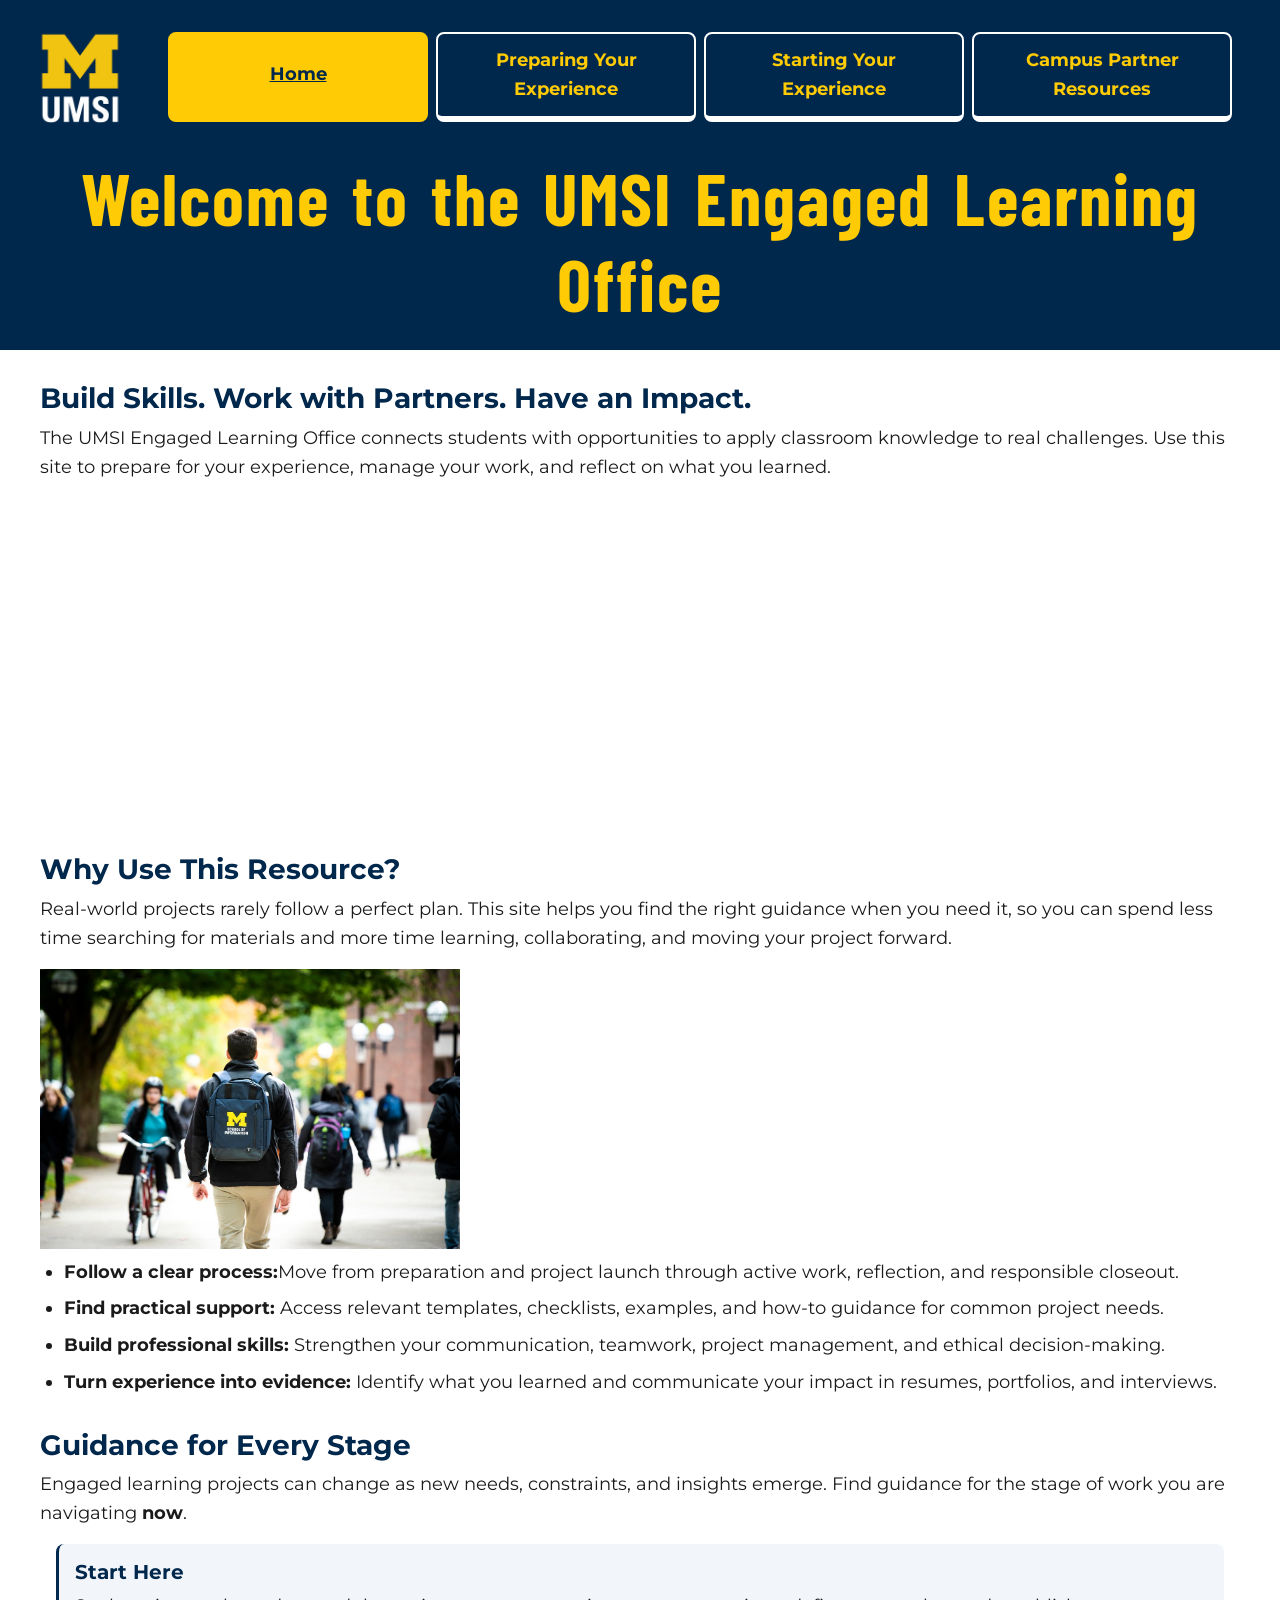
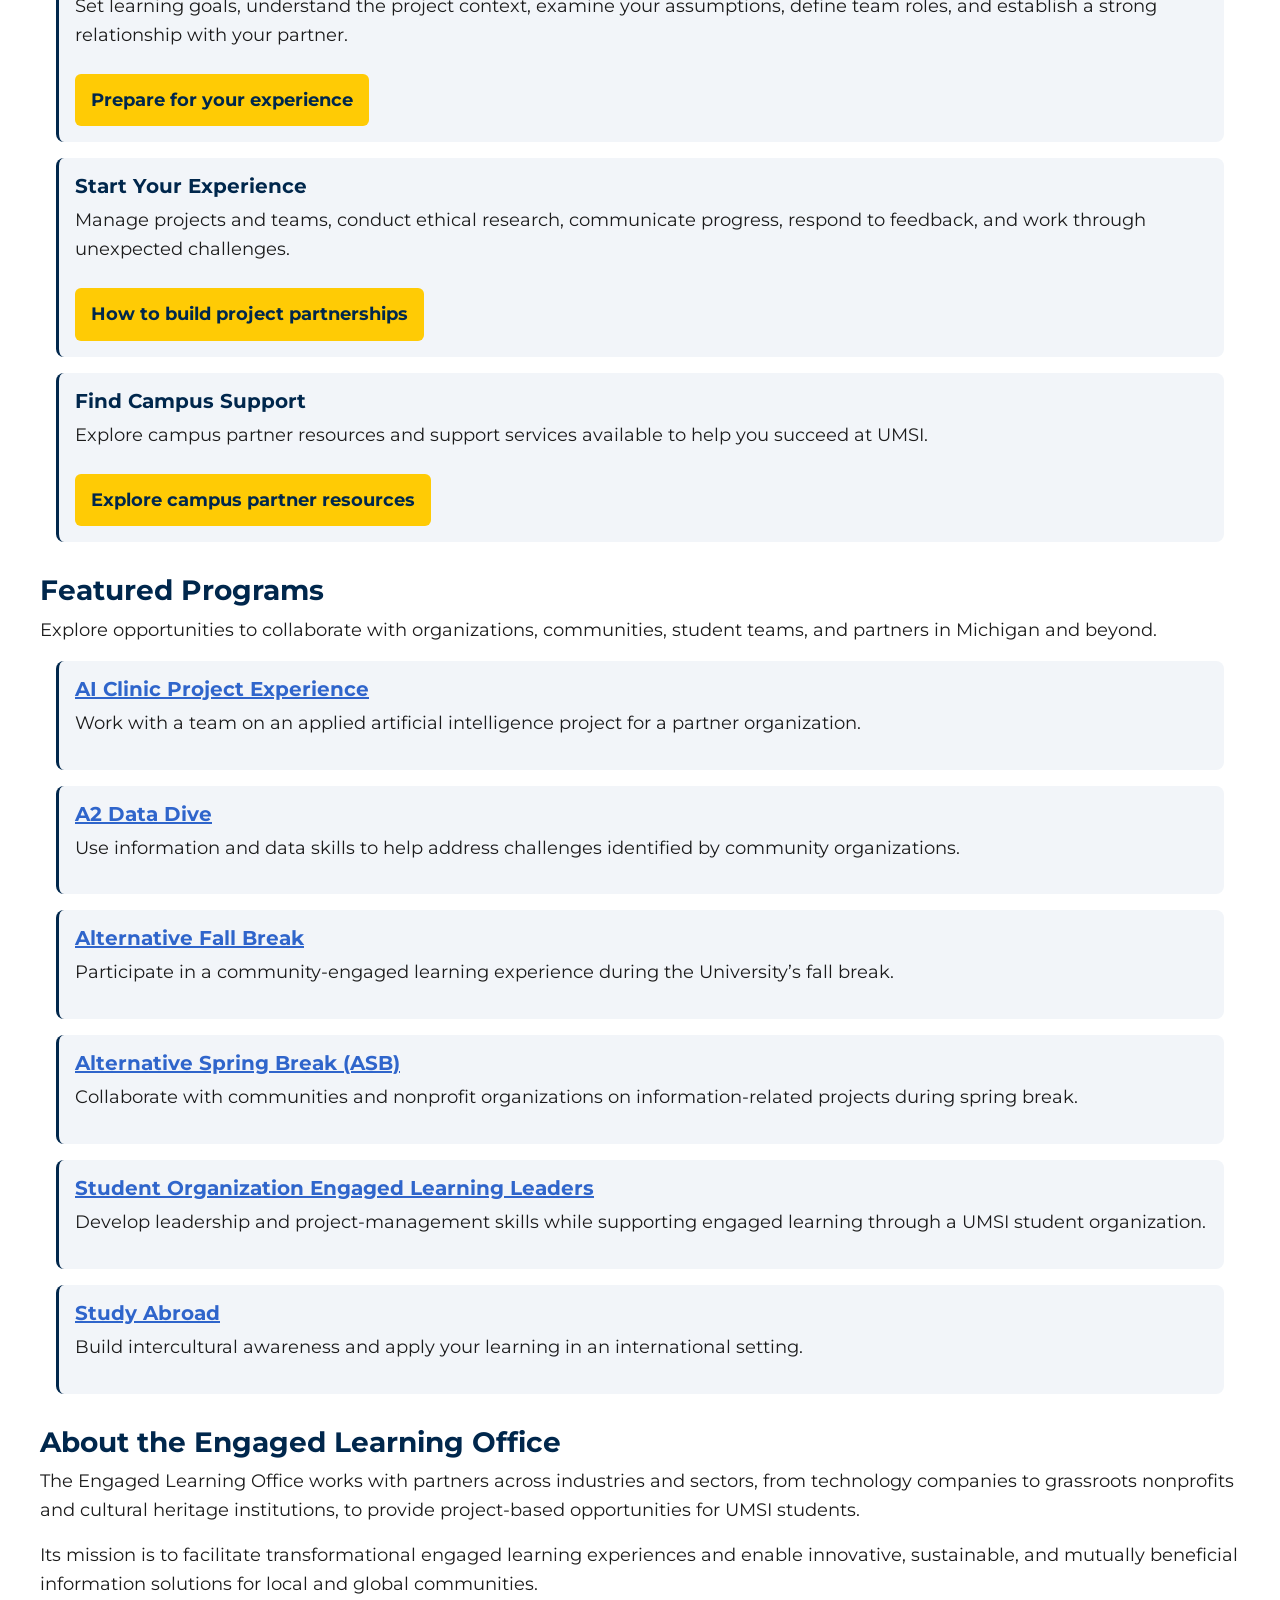
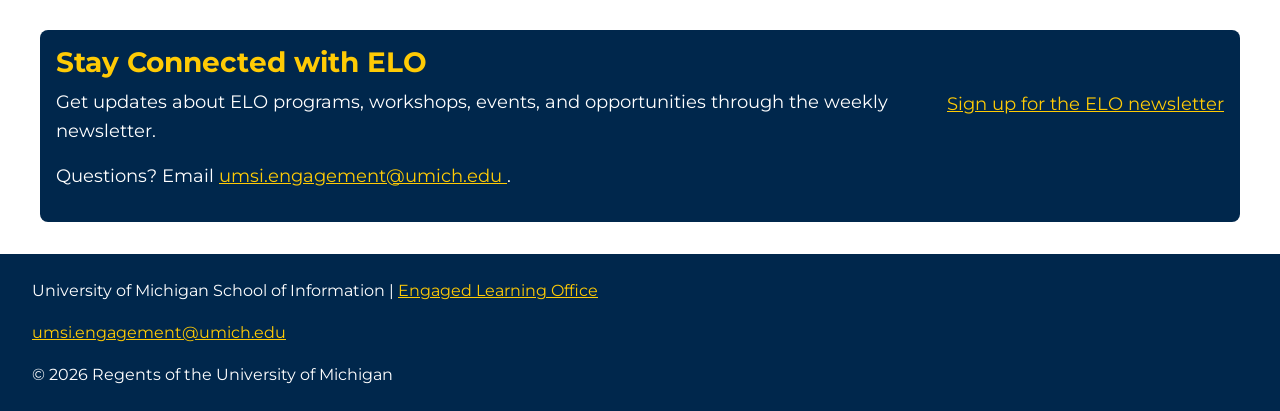
<file: index.html>
<!DOCTYPE html>
<html lang="en">
<head>
    <meta charset="UTF-8">
    <meta name="viewport" content="width=device-width, initial-scale=1.0">
    <title>Engaged Learning Resources | UMSI</title>
    <link rel="stylesheet" href="css/html5reset.css">
    <link rel="stylesheet" href="css/style.css">

</head>
<body>

    <header>
  <a href = "#main" class="skip">Skip to Main Content</a>
        <img src="images/UMSI_signature_vertical_informal_solidblue.jpg" alt="University of Michigan School of Information Logo"
        width="200" 
        height="200">
        <nav class="menu" aria-label="Main">
            <ul>
                <li><a href = "./index.html" aria-current="page">Home</a></li>
                <li><a href = "./prep.html">Preparing Your Experience</a></li>
                <li><a href = "./start.html">Starting Your Experience</a></li>
                <li><a href = "./resources.html"> Campus Partner Resources</a></li>
            </ul>
        </nav>

    <h1>Welcome to the UMSI Engaged Learning Office</h1>
    

    </header>
    <main id="main">
    <section>
      <h2>Build Skills. Work with Partners. Have an Impact.</h2>
      <p>
       The UMSI Engaged Learning Office connects students with opportunities to apply classroom knowledge to real challenges. Use this site to prepare for your experience, manage your work, and reflect on what you learned.
      </p>

      <iframe 
            width="560" 
            height="315" 
            src="https://www.youtube.com/embed/81ZO9RfIJEQ?si=tBp82YWZMl1u7CVS" 
            title="YouTube video player" frameborder="0"
            allow="accelerometer; autoplay; clipboard-write; encrypted-media; gyroscope; picture-in-picture; web-share" 
            referrerpolicy="strict-origin-when-cross-origin" allowfullscreen>
      </iframe>
         <!-- Note: this iframe might cause an Axe ARIA error - that's not on you that's on YouTube! -->
    </section>

<section>
    <h2>Why Use This Resource?</h2>

    <p>Real-world projects rarely follow a perfect plan. This site helps you find the right guidance when you need it, so you can spend less time searching for materials and more time learning, collaborating, and moving your project forward.
    </p>
        <img src="images/UMSI_CampusFall_UMSIBackpack_02.jpg" 
        alt="A student wears a UMSI backpack in fall on the drag."
        width="420"
        height="280">
    <ul>
        <li><strong>Follow a clear process:</strong>Move from preparation and project launch through active work, reflection, and responsible closeout.</li>
        <li><strong>Find practical support:</strong> Access relevant templates, checklists, examples, and how-to guidance for common project needs.</li>
        <li><strong>Build professional skills:</strong> Strengthen your communication, teamwork, project management, and ethical decision-making.</li>
        <li><strong>Turn experience into evidence:</strong> Identify what you learned and communicate your impact in resumes, portfolios, and interviews.</li>
    </ul>
</section>

 <section>
    <h2>Guidance for Every Stage</h2>
    <p>Engaged learning projects can change as new needs, constraints, and insights emerge. Find guidance for the stage of work you are navigating <strong>now</strong>.</p>
    <article>
      <h3>Start Here</h3>
      <p>Set learning goals, understand the project context, examine your assumptions, define team roles, and establish a strong relationship with your partner.</p>
      <a href="prep.html">Prepare for your experience</a>
    </article>

    <article>
      <h3>Start Your Experience</h3>
      <p>Manage projects and teams, conduct ethical research, communicate progress, respond to feedback, and work through unexpected challenges.</p>
      <a href="start.html">How to build project partnerships</a>
    </article>

    <article>
      <h3>Find Campus Support</h3>
      <p>Explore campus partner resources and support services available to help you succeed at UMSI.</p>
      <a href="resources.html">Explore campus partner resources</a>
    </article>
  </section>

   <section>
    <h2>Featured Programs</h2>
    <p>Explore opportunities to collaborate with organizations, communities, student teams, and partners in Michigan and beyond.</p>
    <article>
    <h3><a href="https://mcompass.umich.edu/_portal/tds-program-brochure?programid=12810">AI Clinic Project Experience</a></h3>
    <p>Work with a team on an applied artificial intelligence project for a partner organization.</p>
    </article>

    <article>
    <h3><a href="https://mcompass.umich.edu/_portal/tds-program-brochure?programid=12556">A2 Data Dive</a></h3>
    <p>Use information and data skills to help address challenges identified by community organizations.</p>
    </article>

     <article>
      <h3><a href="https://mcompass.umich.edu/_portal/tds-program-brochure?programid=11297">Alternative Fall Break</a></h3>
      <p>Participate in a community-engaged learning experience during the University’s fall break.</p>
    </article>

    <article>
      <h3><a href="https://mcompass.umich.edu/_portal/tds-program-brochure?programid=10621">Alternative Spring Break (ASB)</a></h3>
       <p>Collaborate with communities and nonprofit organizations on information-related projects during spring break.</p>
    </article>

    <article>
      <h3><a href="https://mcompass.umich.edu/_portal/tds-program-brochure?programid=12294">Student Organization Engaged Learning Leaders</a></h3>
       <p>Develop leadership and project-management skills while supporting engaged learning through a UMSI student organization.</p>
    </article>

    <article>
      <h3><a href="https://www.si.umich.edu/student-life/study-abroad">Study Abroad</a></h3>
      <p>Build intercultural awareness and apply your learning in an international setting. </p>
    </article>
   </section>
  <section>
    <h2>About the Engaged Learning Office</h2>
    <p>The Engaged Learning Office works with partners across industries and sectors, from technology companies to grassroots nonprofits and cultural heritage institutions, to provide project-based opportunities for UMSI students.</p>
    <p>Its mission is to facilitate transformational engaged learning experiences and enable innovative, sustainable, and mutually beneficial information solutions for local and global communities.</p>
  </section>
  <aside>
    <h2>Stay Connected with ELO</h2>
    <p>Get updates about ELO programs, workshops, events, and opportunities through the weekly newsletter.</p>
    <div>
       <a class="elo-link" href="https://umsi.info/elo-newsletter"> Sign up for the ELO newsletter</a>
    </div>
    <p>Questions? Email <a href="mailto:umsi.engagement@umich.edu">umsi.engagement@umich.edu </a>.</p>
  </aside>


        <!-- Content taken & modified from UMGPT with the prompt, "Write me a webpage of intro content to help meet the following requirements - this is for the home page": and then pasted in the client objectives & project requirements"
        UMGPT. (2026). UMGPT ( GPT-5.6 Sol September 7th version) [Large language model]. -->
    </main>
    <footer>
        <p>University of Michigan School of Information | <a href="https://www.si.umich.edu/programs/engaged-learning/about-engaged-learning-office">Engaged Learning Office </a></p>
      <address>
        <a href="mailto:umsi.engagement@umich.edu">umsi.engagement@umich.edu</a>
      </address>
      <p>&copy; <span id="year">2026</span> Regents of the University of Michigan</p>
    </footer>
    <script src="./js/script.js" defer></script>
</body>
</html>
</file>
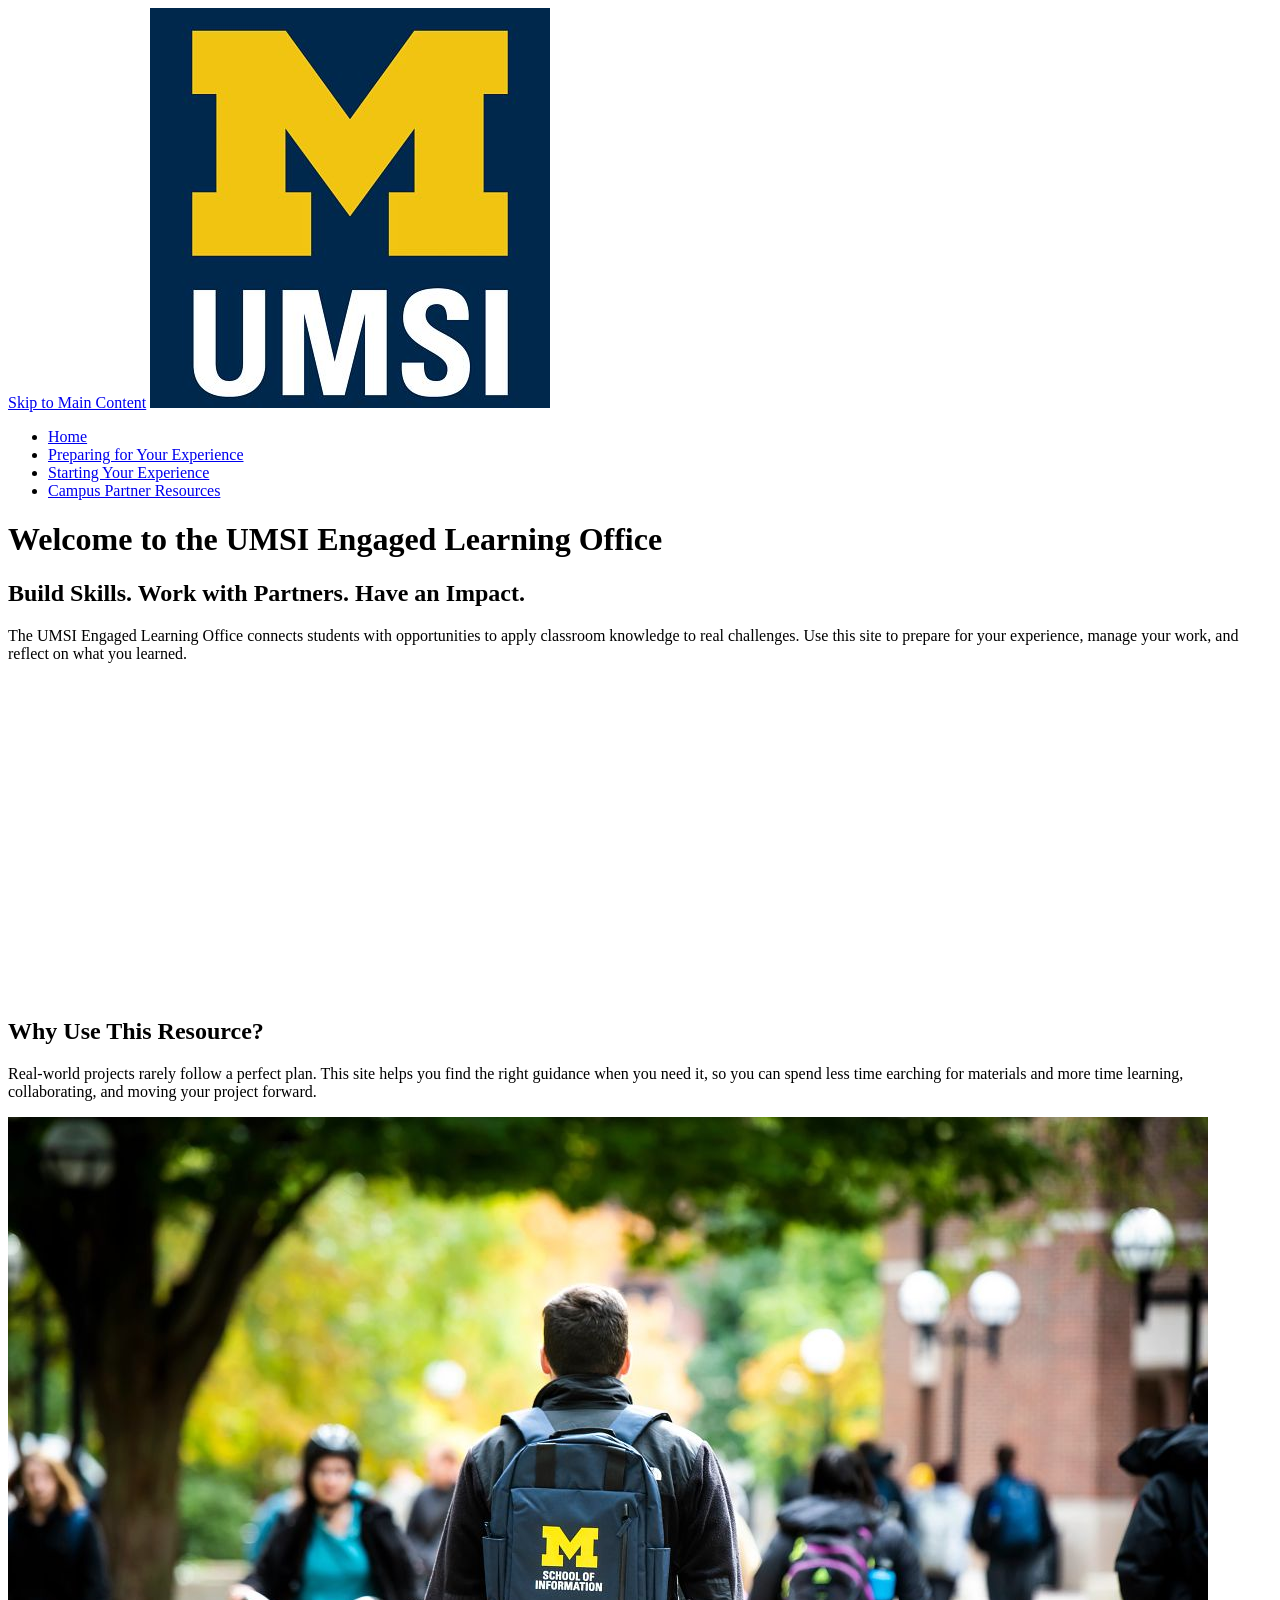
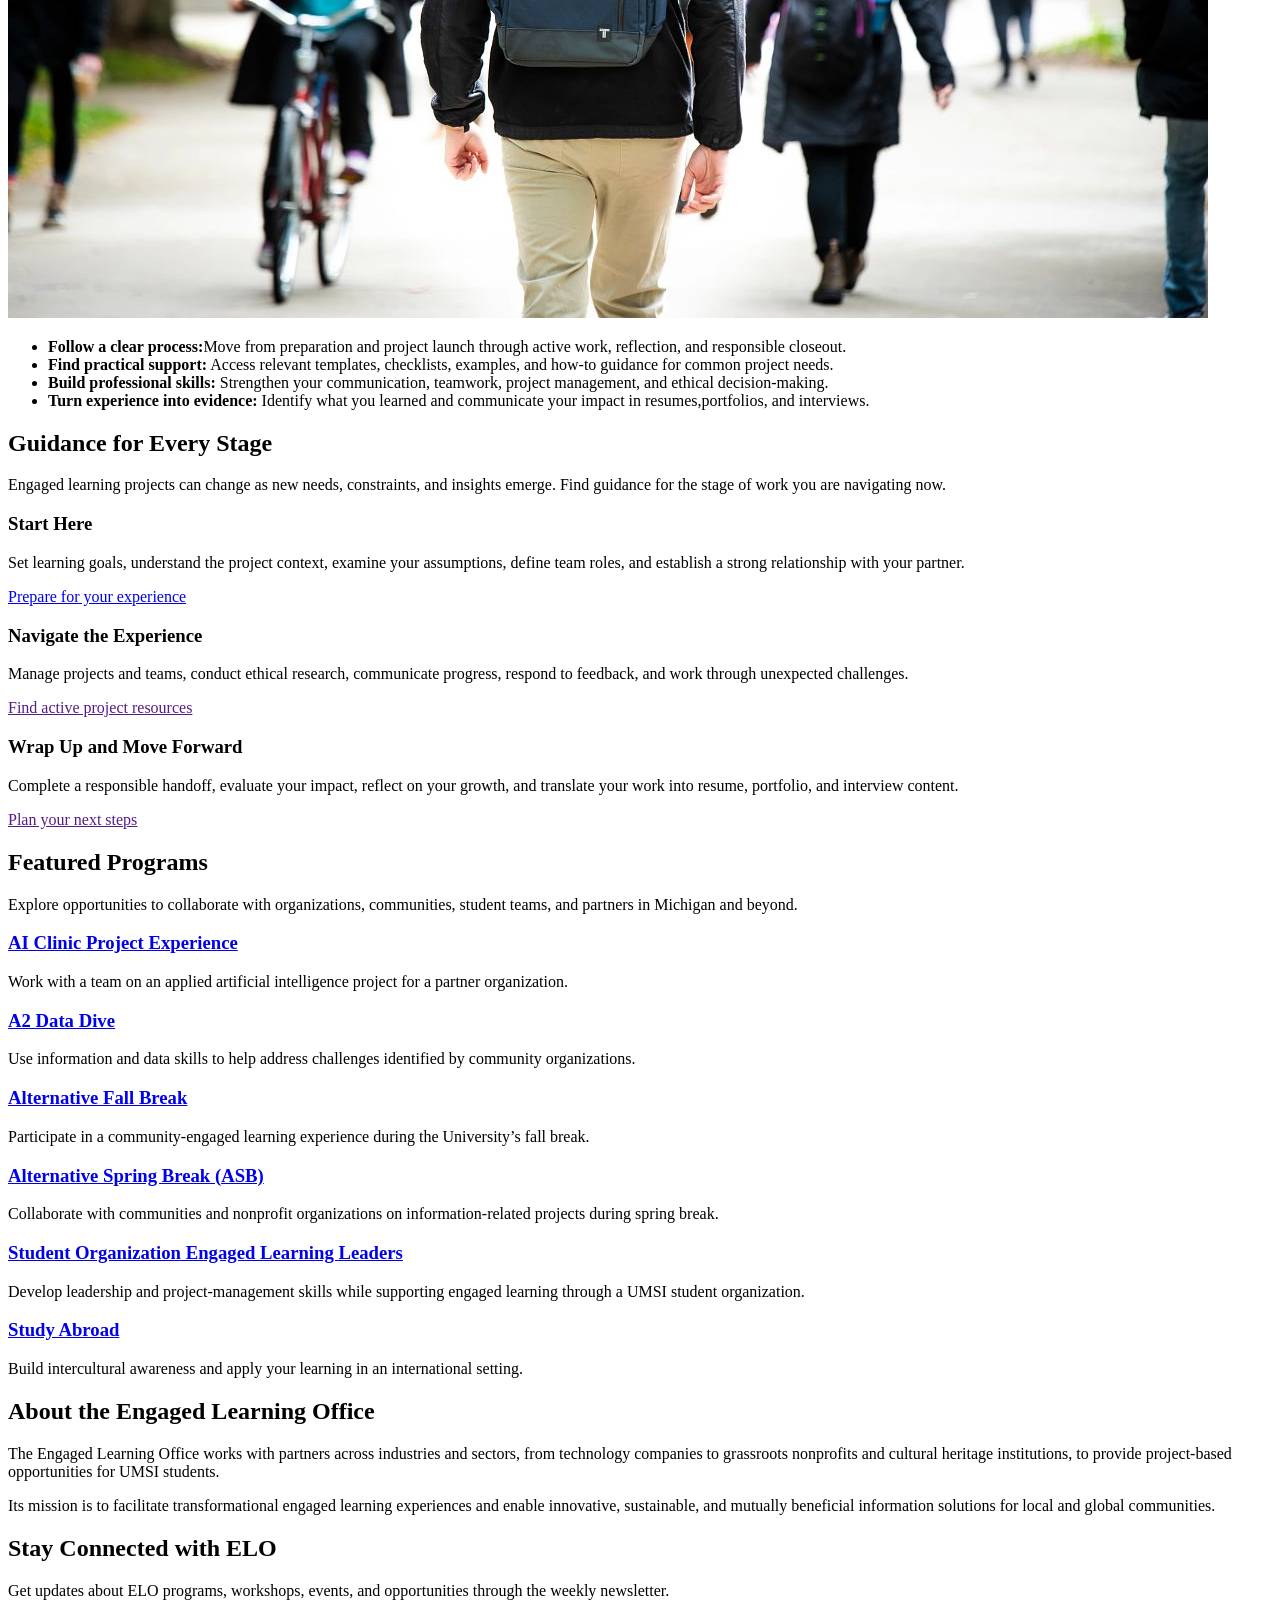
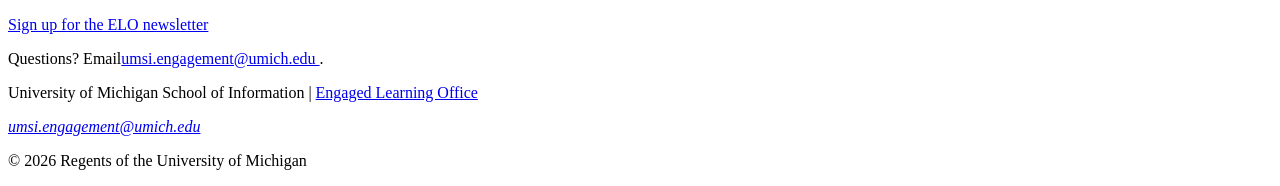
<file: client_project_starter_f26-main/index.html>
<!DOCTYPE html>
<html lang="en">
<head>
    <meta charset="UTF-8">
    <meta name="viewport" content="width=device-width, initial-scale=1.0">
    <title>Engaged Learning Resources | UMSI</title>

</head>
<body>

    <header>
  <a href = "#main">Skip to Main Content</a>
        <img src="images/UMSI_signature_vertical_informal_solidblue.jpg" alt="UMSI Logo">
        <nav>
            <ul>
                <li><a href = "index.html">Home</a></li>
                <li><a href = "prep.html">Preparing for Your Experience</a></li>
                <li><a href = "start.html">Starting Your Experience</a></li>
                <li><a href = "resources.html"> Campus Partner Resources</a></li>
            </ul>
        </nav>
    <h1>Welcome to the UMSI Engaged Learning Office</h1>

    </header>
    <main id="main">
    <section>
      <h2>Build Skills. Work with Partners. Have an Impact.</h2>
      <p>
       The UMSI Engaged Learning Office connects students with opportunities to apply classroom knowledge to real challenges. Use this site to prepare for your experience, manage your work, and reflect on what you learned.
      </p>

      <iframe width="560px" height="315px" src="https://www.youtube.com/embed/81ZO9RfIJEQ?si=tBp82YWZMl1u7CVS" title="YouTube video player" frameborder="0" allow="accelerometer; autoplay; clipboard-write; encrypted-media; gyroscope; picture-in-picture; web-share" referrerpolicy="strict-origin-when-cross-origin" allowfullscreen></iframe>
         <!-- Note: this iframe might cause an Axe ARIA error - that's not on you that's on YouTube! -->
    </section>

<section>
    <h2>Why Use This Resource?</h2>

    <p>Real-world projects rarely follow a perfect plan. This site helps you find the right guidance when you need it, so you can spend less time earching for materials and more time learning, collaborating, and moving your project forward.
    </p>
        <img src="images/UMSI_CampusFall_UMSIBackpack_02.jpg" alt="A student wears a UMSI backpack in fall on the drag.">
    <ul>
        <li><strong>Follow a clear process:</strong>Move from preparation and project launch through active work, reflection, and responsible closeout.</li>
        <li><strong>Find practical support:</strong> Access relevant templates, checklists, examples, and how-to guidance for common project needs.</li>
        <li><strong>Build professional skills:</strong> Strengthen your communication, teamwork, project management, and ethical decision-making.</li>
        <li><strong>Turn experience into evidence:</strong> Identify what you learned and communicate your impact in resumes,portfolios, and interviews.</li>
    </ul>
</section>

 <section>
    <h2>Guidance for Every Stage</h2>
    <p>Engaged learning projects can change as new needs, constraints, and insights emerge. Find guidance for the stage of work you are navigating <srong>now.</strong></p>
    <article>
      <h3>Start Here</h3>
      <p>Set learning goals, understand the project context, examine your assumptions, define team roles, and establish a strong relationship with your partner.</p>
      <a href="prep.html">Prepare for your experience</a>
    </article>

    <article>
      <h3>Navigate the Experience</h3>
      <p>Manage projects and teams, conduct ethical research, communicate progress, respond to feedback, and work through unexpected challenges.</p>
      <a href="">Find active project resources</a>
    </article>

    <article>
      <h3>Wrap Up and Move Forward</h3>
      <p>Complete a responsible handoff, evaluate your impact, reflect on your growth, and translate your work into resume, portfolio, and interview content.</p>
      <a href="">Plan your next steps</a>
    </article>
  </section>

   <section>
    <h2>Featured Programs</h2>
    <p>Explore opportunities to collaborate with organizations, communities, student teams, and partners in Michigan and beyond.</p>
    <article>
    <h3><a href="https://mcompass.umich.edu/_portal/tds-program-brochure?programid=12810">AI Clinic Project Experience</a></h3>
    <p>Work with a team on an applied artificial intelligence project for a partner organization.</p>
    </article>

    <article>
    <h3><a href="https://mcompass.umich.edu/_portal/tds-program-brochure?programid=12556">A2 Data Dive</a></h3>
    <p>Use information and data skills to help address challenges identified by community organizations.</p>
    </article>

     <article>
      <h3><a href="https://mcompass.umich.edu/_portal/tds-program-brochure?programid=11297">Alternative Fall Break</a></h3>
      <p>Participate in a community-engaged learning experience during the University’s fall break.</p>
    </article>

    <article>
      <h3><a href="https://mcompass.umich.edu/_portal/tds-program-brochure?programid=10621">Alternative Spring Break (ASB)</a></h3>
       <p>Collaborate with communities and nonprofit organizations on information-related projects during spring break.</p>
    </article>

    <article>
      <h3><a href="https://mcompass.umich.edu/_portal/tds-program-brochure?programid=12294">Student Organization Engaged Learning Leaders</a></h3>
       <p>Develop leadership and project-management skills while supporting engaged learning through a UMSI student organization.</p>
    </article>

    <article>
      <h3><a href="https://www.si.umich.edu/student-life/study-abroad">Study Abroad</a></h3>
      <p>Build intercultural awareness and apply your learning in an international setting. </p>
    </article>
   </section>
  <section>
    <h2>About the Engaged Learning Office</h2>
    <p>The Engaged Learning Office works with partners across industries and sectors, from technology companies to grassroots nonprofits and cultural heritage institutions, to provide project-based opportunities for UMSI students.</p>
    <p>Its mission is to facilitate transformational engaged learning experiences and enable innovative, sustainable, and mutually beneficial information solutions for local and global communities.</p>
  </section>
  <aside>
    <h2>Stay Connected with ELO</h2>
    <p>Get updates about ELO programs, workshops, events, and opportunities through the weekly newsletter.</p>
    <div>
       <a href="https://umsi.info/elo-newsletter"> Sign up for the ELO newsletter</a>
    </div>
    <p>Questions? Email<a href="mailto:umsi.engagement@umich.edu">umsi.engagement@umich.edu </a>.</p>
  </aside>


        <!-- Content taken & modified from UMGPT with the prompt, "Write me a webpage of intro content to help meet the following requirements - this is for the home page": and then pasted in the client objectives & project requirements"
        UMGPT. (2026). UMGPT ( GPT-5.6 Sol September 7th version) [Large language model]. -->
    </main>
    <footer>
        <p>University of Michigan School of Information | <a href="https://www.si.umich.edu/programs/engaged-learning/about-engaged-learning-office">Engaged Learning Office </a></p>
      <address>
        <a href="mailto:umsi.engagement@umich.edu">umsi.engagement@umich.edu</a>
      </address>
      <p>&copy; 2026 Regents of the University of Michigan</p>
    </footer>
</body>
</html>
</file>
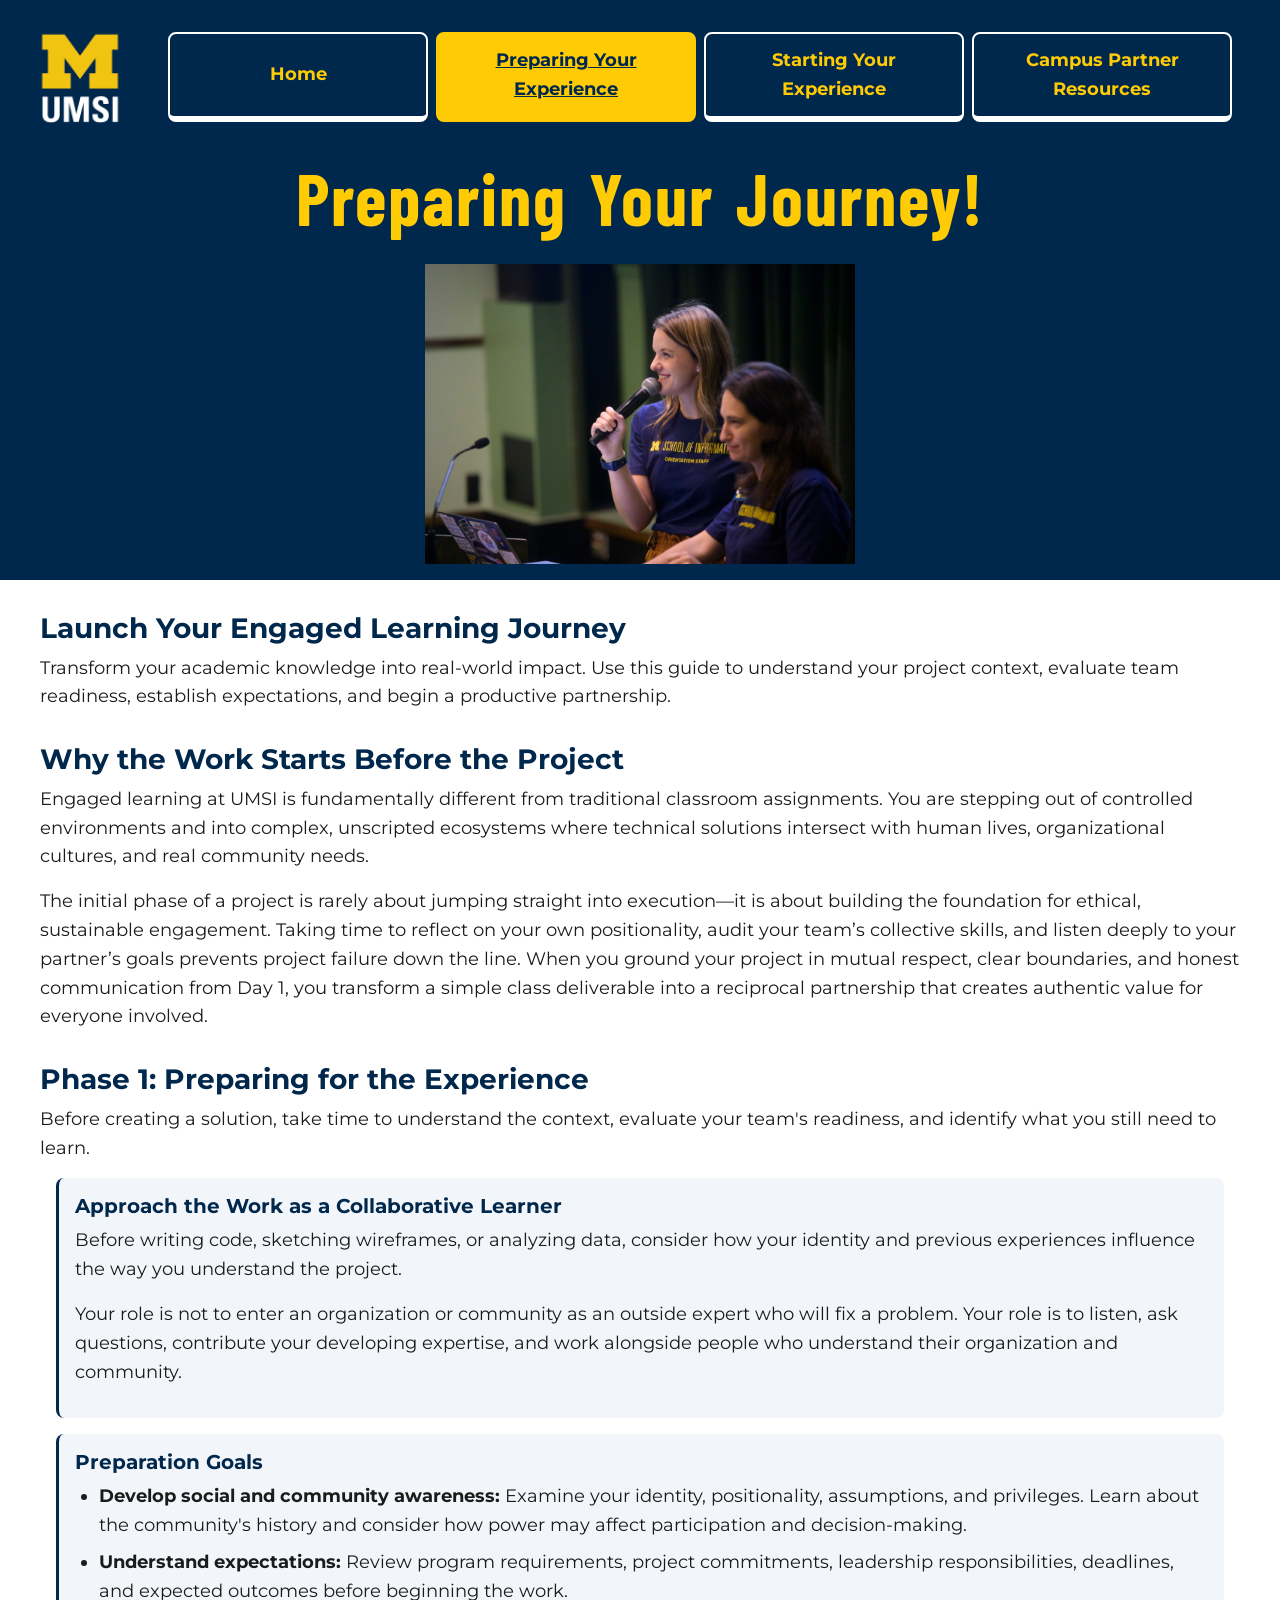
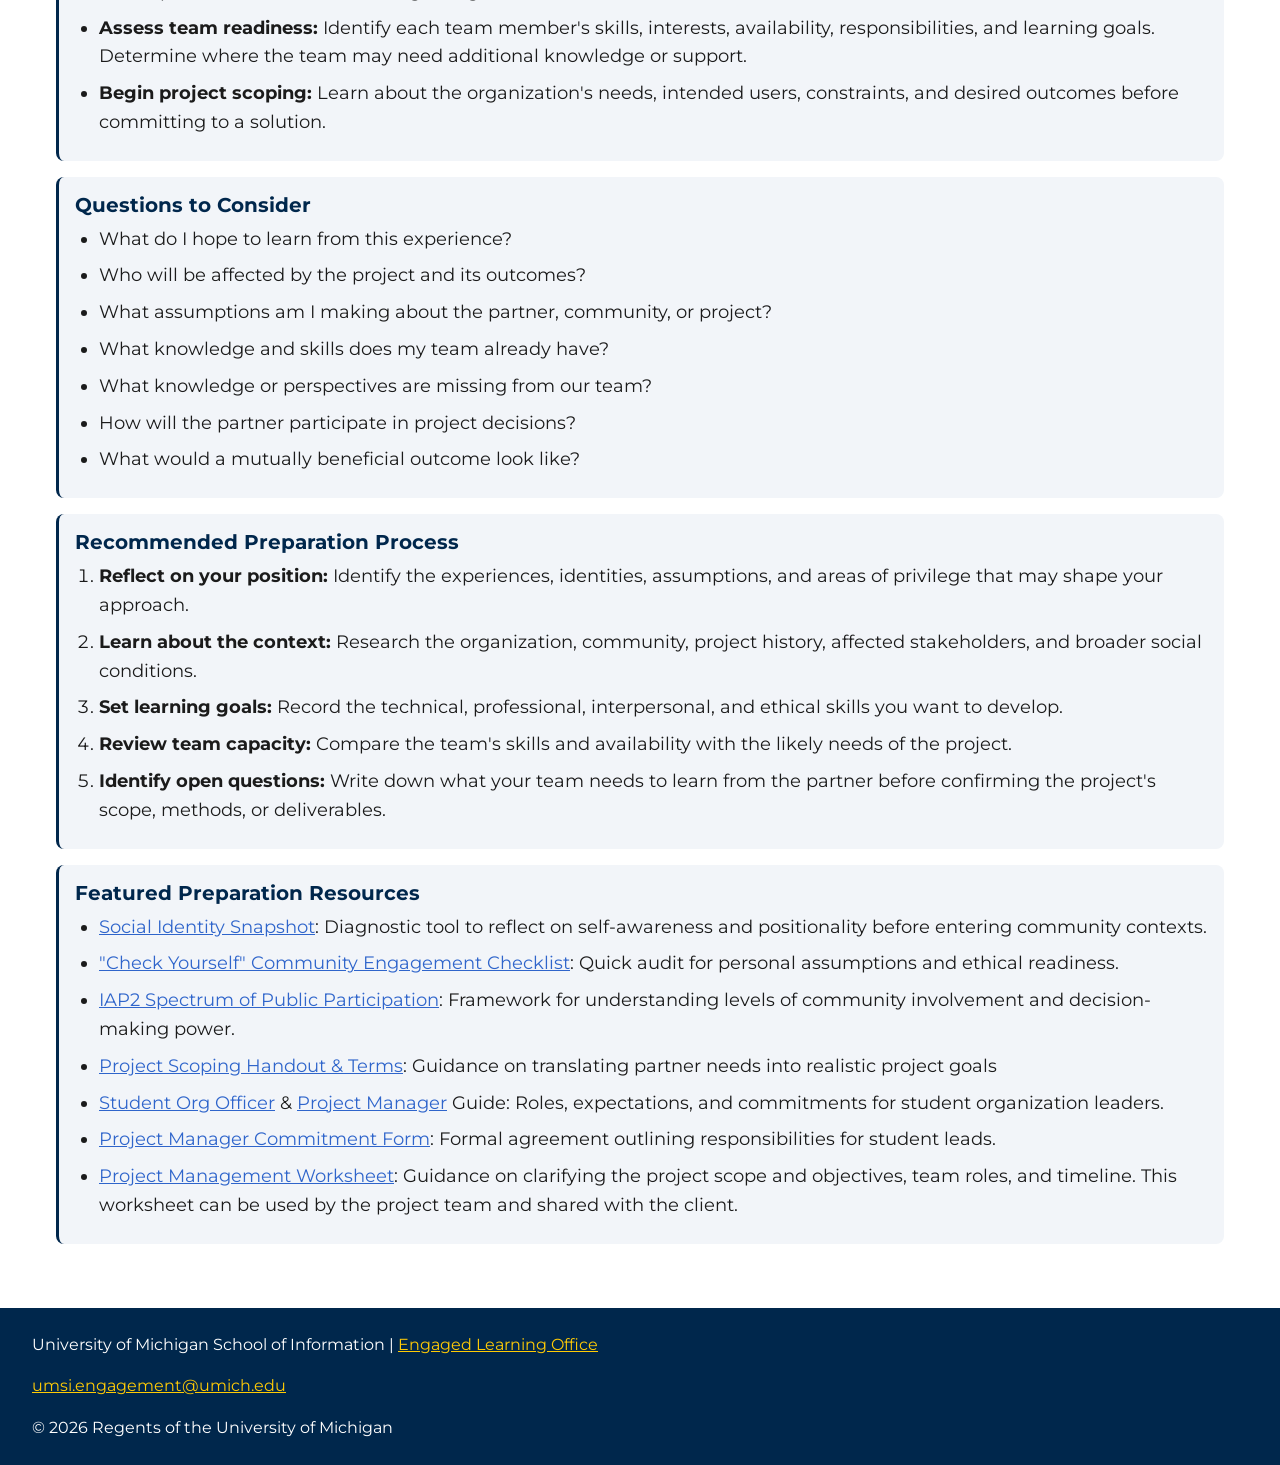
<file: prep.html>
<!DOCTYPE html>
<html lang="en">
<head>
    <meta charset="UTF-8">
    <meta name="viewport" content="width=device-width, initial-scale=1.0">
    <title>Preparing Your Experience | UMSI</title>
    <link rel="stylesheet" href="css/html5reset.css">
    <link rel="stylesheet" href="css/style.css">
</head>
<body>

    <header>

        <a href = "#main" class="skip">Skip to Main Content</a>
        <img src="images/UMSI_signature_vertical_informal_solidblue.jpg" alt="University of Michigan School of Information Logo"
        width="200" 
        height="200">
        <nav class="menu" aria-label="Main">
            <ul>
                <li><a href = "./index.html">Home</a></li>
                <li><a href = "./prep.html" aria-current="page">Preparing Your Experience</a></li>
                <li><a href = "./start.html">Starting Your Experience</a></li>
                <li><a href = "./resources.html"> Campus Partner Resources</a></li>
            </ul>
        </nav>

    <h1>Preparing Your Journey!</h1>
    <img src="./images/UMSI_Orientation_082024_009.JPG" 
        alt="Two people from the engaged learning office talking to an audience" 
        width="420" 
        height="270">
  </header>
  <main id="main">

<section>
  <h2>Launch Your Engaged Learning Journey</h2>
  <p>Transform your academic knowledge into real-world impact. Use this guide to understand your project context, evaluate team readiness, establish expectations, and begin a productive partnership.</p>
</section>

<section>
  <h2>Why the Work Starts Before the Project</h2>
  <p>Engaged learning at UMSI is fundamentally different from traditional classroom assignments. You are stepping out of controlled environments and into complex, unscripted ecosystems where technical solutions intersect with human lives, organizational cultures, and real community needs.</p>
  <p>The initial phase of a project is rarely about jumping straight into execution—it is about building the foundation for ethical, sustainable engagement. Taking time to reflect on your own positionality, audit your team’s collective skills, and listen deeply to your partner’s goals prevents project failure down the line. When you ground your project in mutual respect, clear boundaries, and honest communication from Day 1, you transform a simple class deliverable into a reciprocal partnership that creates authentic value for everyone involved.</p>


</section>

<section>
  <h2>Phase 1: Preparing for the Experience</h2>
  <p>Before creating a solution, take time to understand the context, evaluate your team's readiness, and identify what you still need to learn.</p>
  <article>
    <h3>Approach the Work as a Collaborative Learner</h3>
    <p>Before writing code, sketching wireframes, or analyzing data, consider how your identity and previous experiences influence the way you understand the project.</p>
    <p>Your role is not to enter an organization or community as an outside expert who will fix a problem. Your role is to listen, ask questions, contribute your developing expertise, and work alongside people who understand their organization and community.</p>
  </article>

  <article>
    <h3>Preparation Goals</h3>
    <ul>
      <li><strong>Develop social and community awareness:</strong> Examine your identity, positionality, assumptions, and privileges. Learn about the community's history and consider how power may affect participation and decision-making.
      </li>
      <li><strong>Understand expectations:</strong> Review program requirements, project commitments, leadership responsibilities, deadlines, and expected outcomes before beginning the work.</li>
      <li><strong>Assess team readiness:</strong> Identify each team member's skills, interests, availability, responsibilities, and learning goals. Determine where the team may need additional knowledge or support.</li>
      <li><strong>Begin project scoping:</strong> Learn about the organization's needs, intended users, constraints, and desired outcomes before committing to a solution.
      </li>
    </ul>
  </article>

  <article>
    <h3>Questions to Consider</h3>
    <ul>
      <li>What do I hope to learn from this experience?</li>
      <li>Who will be affected by the project and its outcomes?</li>
      <li>What assumptions am I making about the partner, community, or project?</li>
      <li>What knowledge and skills does my team already have?</li>
      <li>What knowledge or perspectives are missing from our team?</li>
      <li>How will the partner participate in project decisions?</li>
      <li>What would a mutually beneficial outcome look like?</li>
    </ul>
  </article>

  <article>
    <h3>Recommended Preparation Process</h3>
    <ol>
      <li><strong>Reflect on your position:</strong> Identify the experiences, identities, assumptions, and areas of privilege that may shape your approach.</li>
      <li><strong>Learn about the context:</strong> Research the organization, community, project history, affected stakeholders, and broader social conditions.</li>
      <li><strong>Set learning goals:</strong> Record the technical, professional, interpersonal, and ethical skills you want to develop.</li>
      <li><strong>Review team capacity:</strong> Compare the team's skills and availability with the likely needs of the project. </li>
      <li><strong>Identify open questions:</strong> Write down what your team needs to learn from the partner before confirming the project's scope, methods, or deliverables.
      </li>
    </ol>
  </article>

  <article>
    <h3>Featured Preparation Resources</h3>
    <ul>
      <li><a href="https://sites.lsa.umich.edu/equitable-teaching/social-identity-snapshot">Social Identity Snapshot</a>: Diagnostic tool to reflect on self-awareness and positionality before entering community contexts.</li>
      <li><a href="https://docs.google.com/document/d/1Qt9YeStVwDHjwJhOLAz42JSNQR2lFMurdUtxtdrGkuc/edit?tab=t.0#heading=h.ch0bvccjkrzn">"Check Yourself" Community Engagement Checklist</a>: Quick audit for personal assumptions and ethical readiness.</li>
      <li><a href="https://drive.google.com/file/d/1zc1RNlrDxV51-muOERdDTnINQcquJpOA/view?usp=sharing">IAP2 Spectrum of Public Participation</a>: Framework for understanding levels of community involvement and decision-making power.</li>
      <li><a href="https://docs.google.com/document/d/1TrEDolwmOIlXgYgAP9VvlOGoYOwFfe6KxzZOgZSVYVw/edit?usp=drive_link">Project Scoping Handout & Terms</a>: Guidance on translating partner needs into realistic project goals</li>
      <li><a href="https://docs.google.com/document/d/1AexsV_JeSd0kRUBbcifZpfBu6y6Zi8Y0iJScp1I3gkM/edit?usp=drive_link">Student Org Officer</a> & <a href="https://docs.google.com/document/u/0/d/1uwOOS0TrXWzcSShj8DUFpckWo0t1UNu_Q7WVbZnLhX0/edit">Project Manager</a> Guide: Roles, expectations, and commitments for student organization leaders.</li>
      <li><a href="https://docs.google.com/document/d/1U4lCNGyWKJ3C2i_VgFqAR45Z4zF1FehuthuqT-M2wdI/edit?usp=drive_link">Project Manager Commitment Form</a>: Formal agreement outlining responsibilities for student leads.</li>
      <li><a href="https://docs.google.com/document/d/1twc-7TYWmb_PNrOBiDI1NuJqJAuhluTICr22GRd_NLc/edit?usp=drive_link">Project Management Worksheet</a>: Guidance on clarifying the project scope and objectives, team roles, and timeline. This worksheet can be used by the project team and shared with the client.</li>
    </ul>
  </article>
</section>
<!-- Content taken & modified from UMGPT with the prompt, "for the same content write me some intro content and resources for a prep page using the ELO content below" - this was after I had asked for content for the home page. " UMGPT. (2026). UMGPT ( GPT-5.6 Sol September 7th version) [Large language model]. -->
</main>
<footer>
        <p>University of Michigan School of Information | <a href="https://www.si.umich.edu/programs/engaged-learning/about-engaged-learning-office">Engaged Learning Office </a></p>
      <address>
        <a href="mailto:umsi.engagement@umich.edu">umsi.engagement@umich.edu</a>
      </address>
      <p>&copy; <span id="year">2026</span> Regents of the University of Michigan</p>
    </footer>
    <script src="./js/script.js" defer></script>
</body>

</html>
</file>
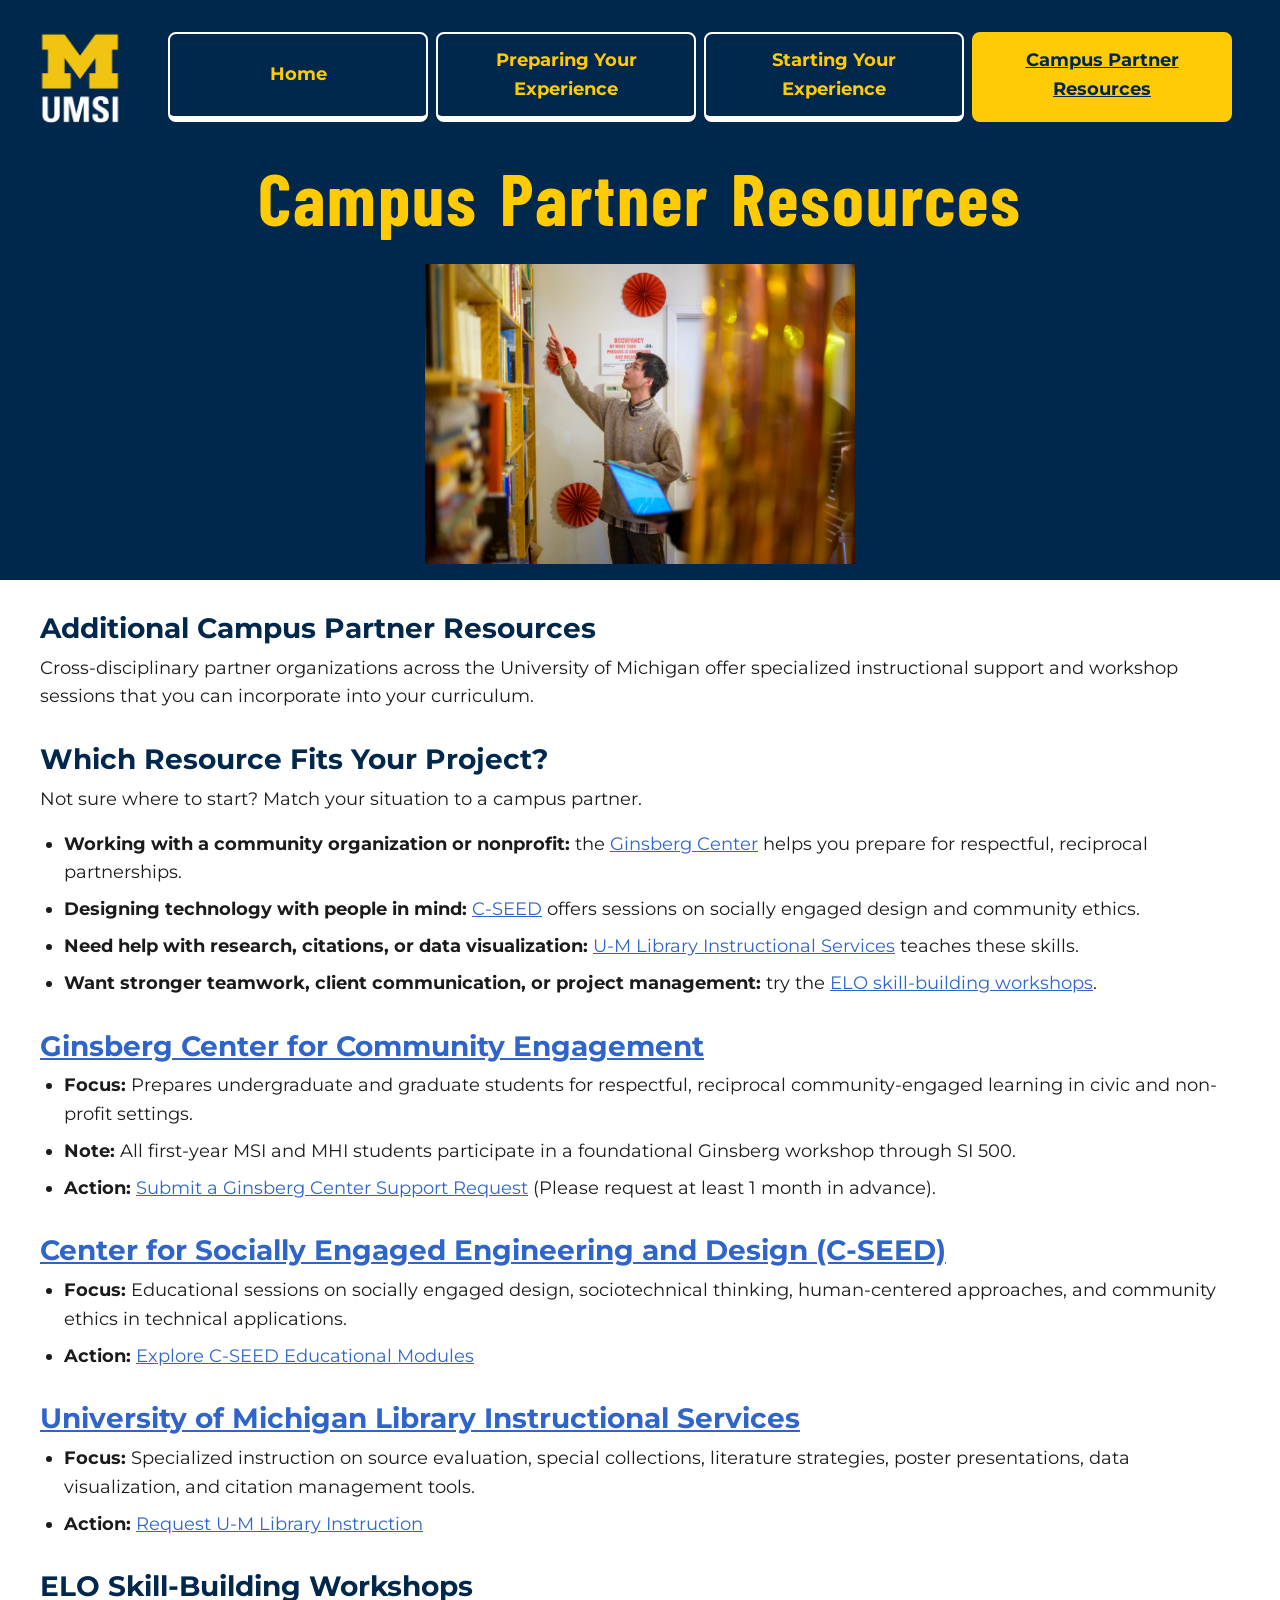
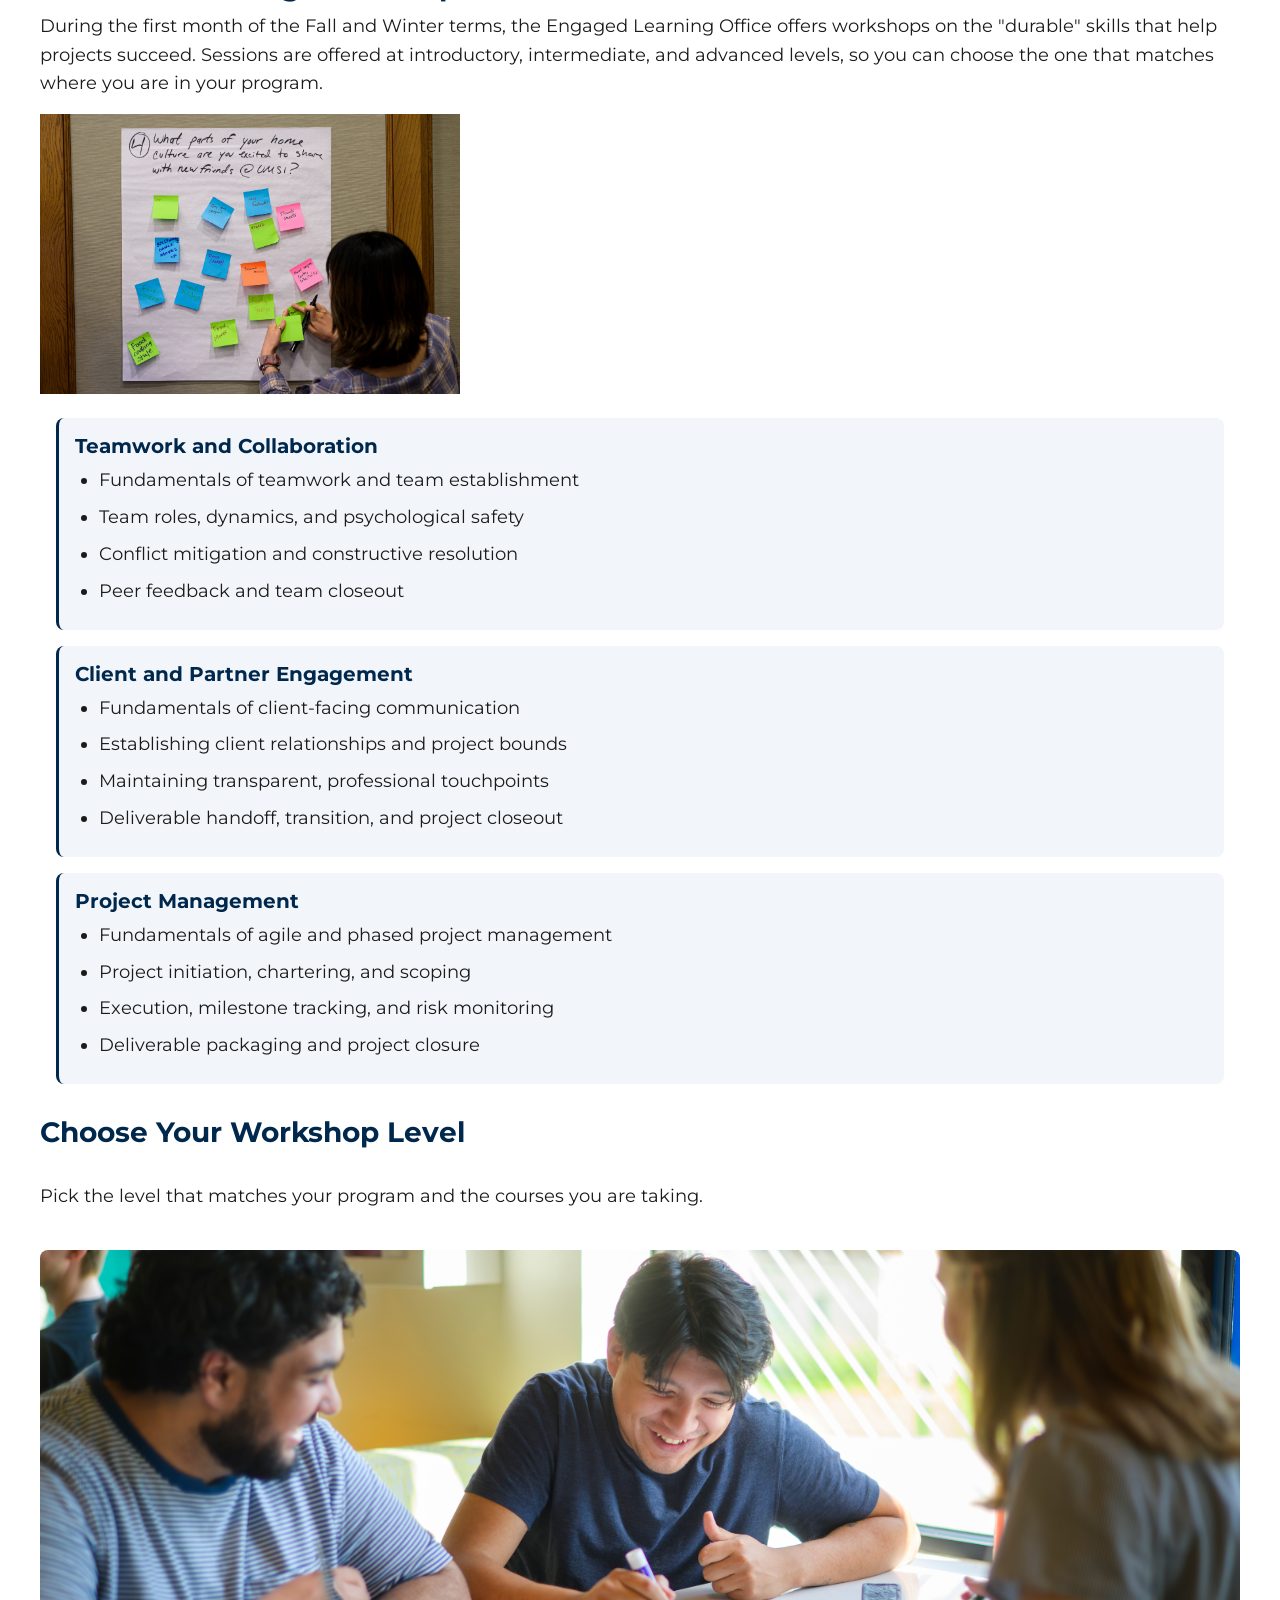
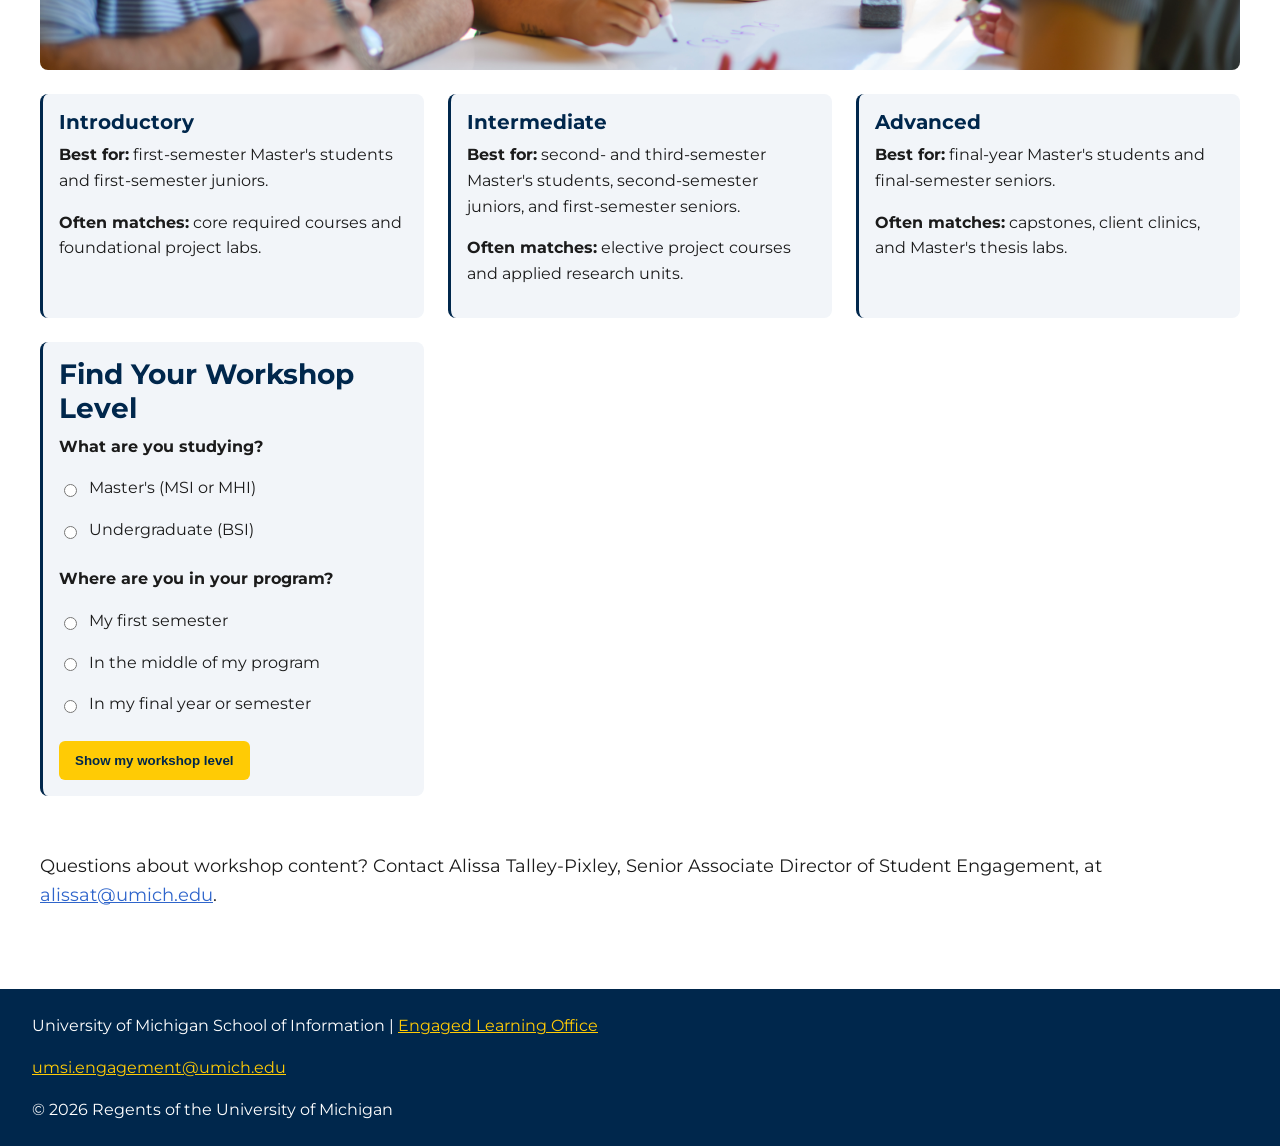
<file: resources.html>
<!DOCTYPE html>
<html lang="en">
<head>
    <meta charset="UTF-8">
    <meta name="viewport" content="width=device-width, initial-scale=1.0">
    <title>Campus Partner Resources | UMSI</title>
    <link rel="stylesheet" href="css/html5reset.css">
    <link rel="stylesheet" href="css/style.css">
</head>
<body>

    <header>

        <a href = "#main" class="skip">Skip to Main Content</a>
  
        <img src="images/UMSI_signature_vertical_informal_solidblue.jpg" alt="University of Michigan School of Information Logo"
        width="200" 
        height="200">
        <nav class="menu" aria-label="Main">
            <ul>
                <li><a href = "./index.html">Home</a></li>
                <li><a href = "./prep.html">Preparing Your Experience</a></li>
                <li><a href = "./start.html">Starting Your Experience</a></li>
                <li><a href = "./resources.html" aria-current="page"> Campus Partner Resources</a></li>
            </ul>
        </nav>


        <h1>Campus Partner Resources</h1>
        <img src="./images/UMSI_ASBChineseAmericanMuseumChicago_2026_06.jpg" 
        alt="UMSI students working with community partners" 
        width="430" 
        height="300">
    </header>
    <main id="main">

        <section>
            <!-- main page content -->
            <h2>Additional Campus Partner Resources</h2>
            <p>
                Cross-disciplinary partner organizations across the University of Michigan offer specialized instructional support and workshop sessions that you can incorporate into your curriculum.
            </p>
        </section>

<!--- AI content starts here -->
        <section>
        <h2>Which Resource Fits Your Project?</h2>
        <p>Not sure where to start? Match your situation to a campus partner.</p>
        <ul>
          <li>
            <strong>Working with a community organization or nonprofit:</strong> the
            <a href="#ginsberg">Ginsberg Center</a> helps you prepare for respectful, reciprocal
            partnerships.
          </li>
          <li>
            <strong>Designing technology with people in mind:</strong>
            <a href="#c-seed">C-SEED</a> offers sessions on socially engaged design and community
            ethics.
          </li>
          <li>
            <strong>Need help with research, citations, or data visualization:</strong>
            <a href="#library">U-M Library Instructional Services</a> teaches these skills.
          </li>
          <li>
            <strong>Want stronger teamwork, client communication, or project management:</strong>
            try the <a href="#workshops">ELO skill-building workshops</a>.
          </li>
        </ul>
      </section>

<!--- AI content ends here 
Content taken & modified from Claude with the prompt, "Help me come up with ideas on how to write more information for the start page of this website, the content needs to be engaging and quick and easy to read": and then pasted in the client objectives & project requirements, and edited parts to fit ELO" Anthropic. (2026). Claude (Claude Sonnet 5.5) [Large language model]. https://claude.ai
-->

        
        <section id="ginsberg">
            <h2>
                <a href="https://ginsberg.umich.edu/">Ginsberg Center for Community Engagement</a>
            </h2>
            <ul>
                <li><strong>Focus:</strong> Prepares undergraduate and graduate students for respectful, reciprocal community-engaged learning in civic and non-profit settings.</li>
                <li><strong>Note:</strong> All first-year MSI and MHI students participate in a foundational Ginsberg workshop through SI 500.</li>
                <li><strong>Action:</strong> 
                    <a href="https://umforms.tfaforms.net/218421">Submit a Ginsberg Center Support Request</a>
                    (Please request at least 1 month in advance).
                </li>
            </ul>
        </section>

        <section id="c-seed">
            <h2>
                <a href="https://csed.engin.umich.edu/">Center for Socially Engaged Engineering and Design (C-SEED)</a>
            </h2>
            <ul>
                <li><strong>Focus:</strong> Educational sessions on socially engaged design, sociotechnical thinking, human-centered approaches, and community ethics in technical applications.</li>
                <li><strong>Action:</strong> 
                    <a href="https://csed.engin.umich.edu/socially-engaged-design-process-model/">Explore C-SEED Educational Modules</a>
                </li>
            </ul>
        </section>

        <section id="library">
            <h2>
                <a href="https://www.lib.umich.edu/research-and-scholarship/instruction-and-course-support/">University of Michigan Library Instructional Services</a>
            </h2>
            <ul>
                <li><strong>Focus:</strong> Specialized instruction on source evaluation, special collections, literature strategies, poster presentations, data visualization, and citation management tools.</li>
                <li><strong>Action:</strong> 
                    <a href="https://www.lib.umich.edu/research-and-scholarship/instruction-and-course-support/request-instruction/">Request U-M Library Instruction</a>
                </li>
            </ul>
        </section>

<!-- AI content cont. -->
        <section id="workshops">
        <h2>ELO Skill-Building Workshops</h2>
        <p>
          During the first month of the Fall and Winter terms, the Engaged Learning Office offers
          workshops on the "durable" skills that help projects succeed. Sessions are offered at
          introductory, intermediate, and advanced levels, so you can choose the one that matches
          where you are in your program.
        </p>
        <img
          src="./images/UMSI_Orientation_082024_016.jpg"
          alt="sticky notes on a large white paper"
          width="420"
          height="270">
        <article>
          <h3>Teamwork and Collaboration</h3>
          <ul>
            <li>Fundamentals of teamwork and team establishment</li>
            <li>Team roles, dynamics, and psychological safety</li>
            <li>Conflict mitigation and constructive resolution</li>
            <li>Peer feedback and team closeout</li>
          </ul>
        </article>
        <article>
          <h3>Client and Partner Engagement</h3>
          <ul>
            <li>Fundamentals of client-facing communication</li>
            <li>Establishing client relationships and project bounds</li>
            <li>Maintaining transparent, professional touchpoints</li>
            <li>Deliverable handoff, transition, and project closeout</li>
          </ul>
        </article>
        <article>
          <h3>Project Management</h3>
          <ul>
            <li>Fundamentals of agile and phased project management</li>
            <li>Project initiation, chartering, and scoping</li>
            <li>Execution, milestone tracking, and risk monitoring</li>
            <li>Deliverable packaging and project closure</li>
          </ul>
        </article>
      </section>

      <section class="cards">
        <h2>Choose Your Workshop Level</h2>
        <p>Pick the level that matches your program and the courses you are taking.</p>
        <img
          src="./images/UMSI_ViewbookBSI2026_08.jpg"
          alt="three student talking and doing notes around a table with laptops"
          width="420"
          height="270">
        <article>
          <h3>Introductory</h3>
          <p><strong>Best for:</strong> first-semester Master's students and first-semester juniors.</p>
          <p><strong>Often matches:</strong> core required courses and foundational project labs.</p>
        </article>
        <article>
          <h3>Intermediate</h3>
          <p><strong>Best for:</strong> second- and third-semester Master's students, second-semester juniors, and first-semester seniors.</p>
          <p><strong>Often matches:</strong> elective project courses and applied research units.</p>
        </article>
        <article>
          <h3>Advanced</h3>
          <p><strong>Best for:</strong> final-year Master's students and final-semester seniors.</p>
          <p><strong>Often matches:</strong> capstones, client clinics, and Master's thesis labs.</p>
        </article>
<!-- AI content starts here -->
        <section class="level-finder">
  <h2>Find Your Workshop Level</h2>
  <form id="level-form">
    <fieldset>
      <legend>What are you studying?</legend>
      <label><input type="radio" name="degree" value="Master's"> Master's (MSI or MHI)</label>
      <label><input type="radio" name="degree" value="undergraduate"> Undergraduate (BSI)</label>
    </fieldset>

    <fieldset>
      <legend>Where are you in your program?</legend>
      <label><input type="radio" name="stage" value="first"> My first semester</label>
      <label><input type="radio" name="stage" value="middle"> In the middle of my program</label>
      <label><input type="radio" name="stage" value="final"> In my final year or semester</label>
    </fieldset>

    <p id="level-error" role="alert" hidden>Please choose one answer from each group.</p>
    <button type="submit">Show my workshop level</button>
  </form>
  <div id="level-result" aria-live="polite" hidden></div>
</section>
<!-- AI content ends here:
 Content taken & modified from Claude with the prompt, "I want to include a form about helping student find their appropriate workshop level, help me write the content based off this example {inputed discussion 12 code example}": and then edited parts to fit ELO" Anthropic. (2026). Claude (Claude Sonnet 5.5) [Large language model]. https://claude.ai
  -->
        <p>
          Questions about workshop content? Contact Alissa Talley-Pixley, Senior Associate Director
          of Student Engagement, at <a href="mailto:alissat@umich.edu">alissat@umich.edu</a>.
        </p>
      </section>
    </main>
<!--- AI content ends here
Content taken & modified from Claude with the prompt, "Help me come up with ideas on how to write more information for the start page of this website, the content needs to be engaging and quick and easy to read": and then pasted in the client objectives & project requirements, and edited parts to fit ELO" Anthropic. (2026). Claude (Claude Sonnet 5.5) [Large language model]. https://claude.ai
-->
    
    </main>
        <footer>
        <p>University of Michigan School of Information | <a href="https://www.si.umich.edu/programs/engaged-learning/about-engaged-learning-office">Engaged Learning Office </a></p>
      <address>
        <a href="mailto:umsi.engagement@umich.edu">umsi.engagement@umich.edu</a>
      </address>
      <p>&copy; <span id="year">2026</span> Regents of the University of Michigan</p>
    </footer>
    <script src="./js/script.js" defer></script>

</body>
</html>
</file>
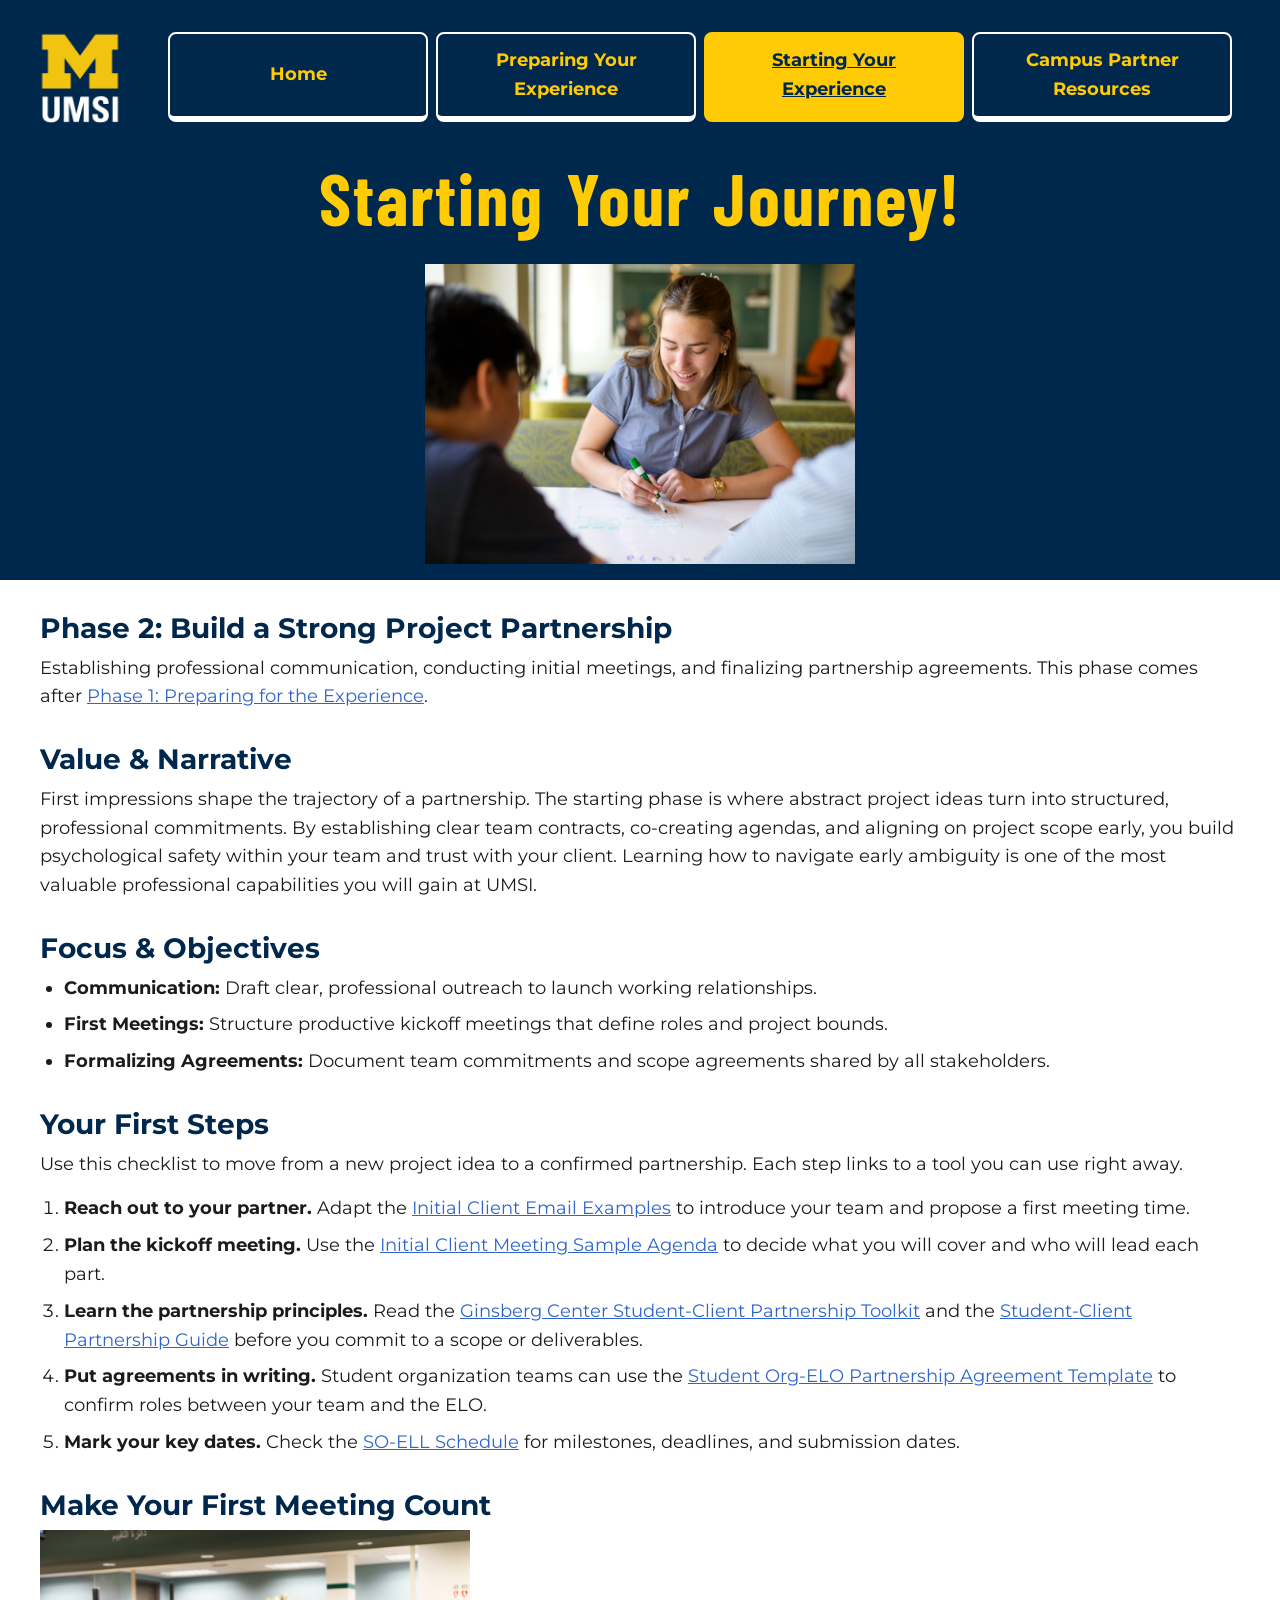
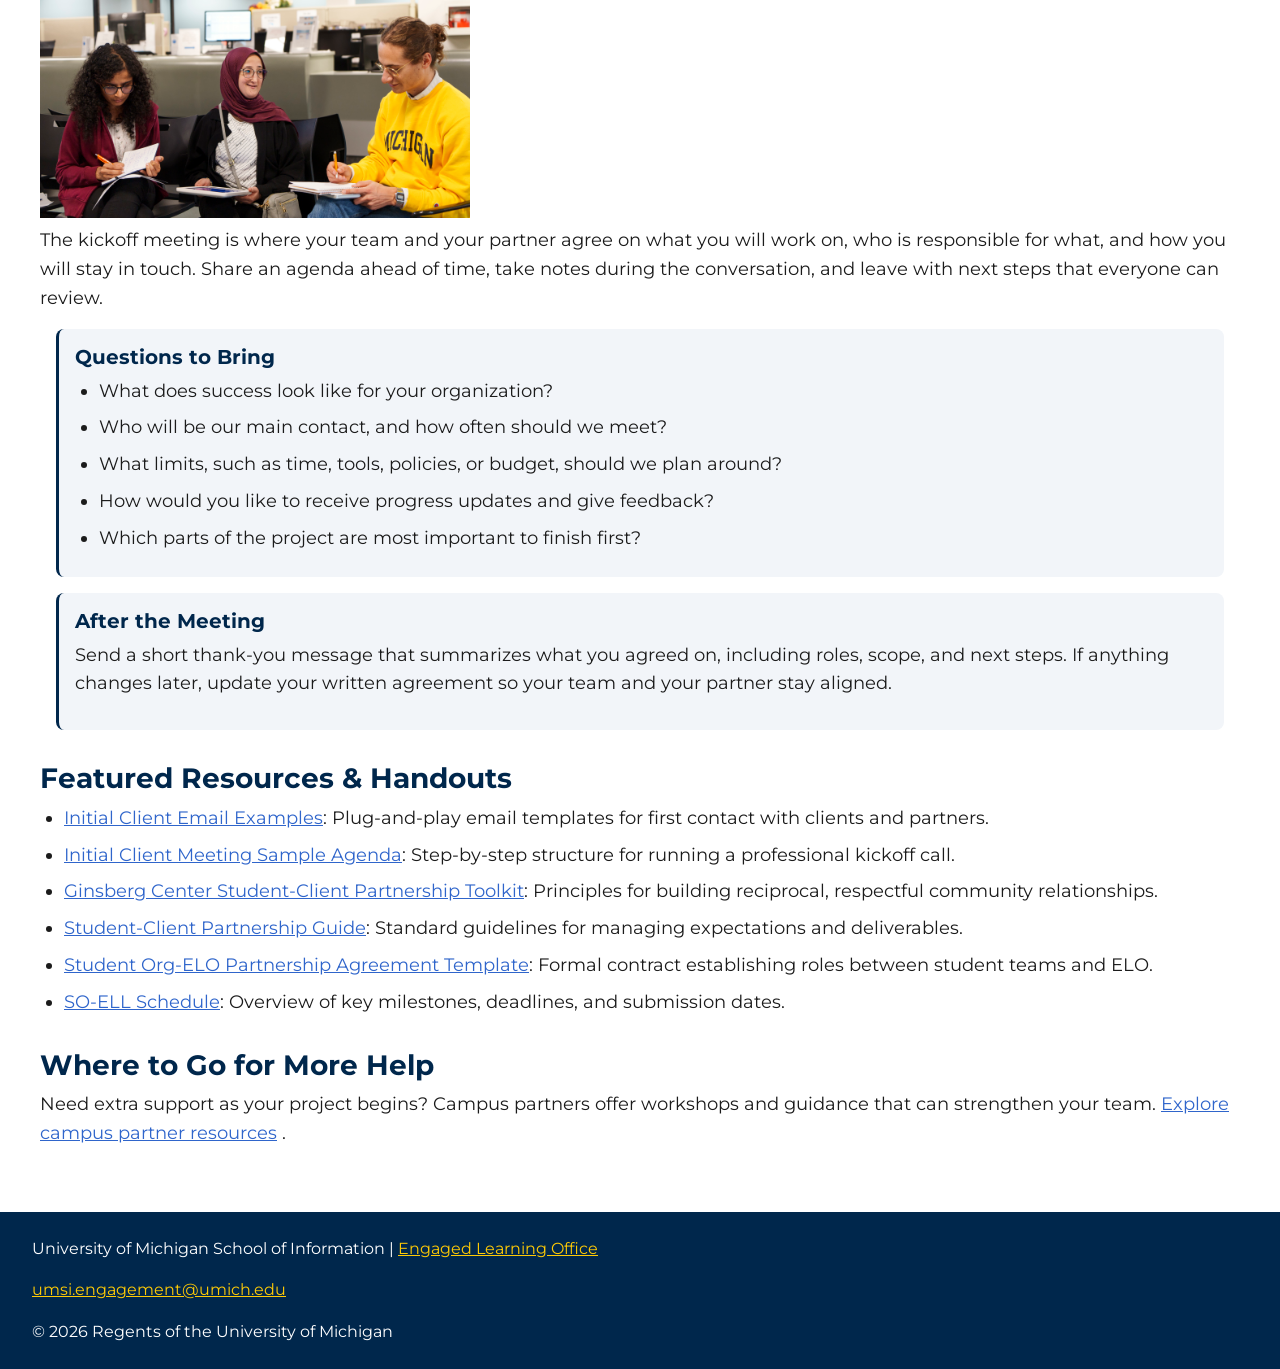
<file: start.html>
<!DOCTYPE html>
<html lang="en">
<head>
    <meta charset="UTF-8">
    <meta name="viewport" content="width=device-width, initial-scale=1.0">
    <title>Starting Your Experience | UMSI</title>
    <link rel="stylesheet" href="css/html5reset.css">
    <link rel="stylesheet" href="css/style.css">
</head>
<body>
    <header>
        <a href="#main" class="skip">Skip to Main Content</a>

        <img src="images/UMSI_signature_vertical_informal_solidblue.jpg"
        alt="University of Michigan School of Information Logo"
        width="200" 
        height="200">

        <nav class="menu" aria-label="Main">
            <ul>
                <li><a href="./index.html">Home</a></li>
                <li><a href="./prep.html">Preparing Your Experience</a></li>
                <li><a href="./start.html" aria-current="page">Starting Your Experience</a></li>
                <li><a href="./resources.html">Campus Partner Resources</a></li>
            </ul>
        </nav>

        <h1>Starting Your Journey!</h1>
        <img src="./images/UMSI_ViewbookBSI2026_09.jpg" 
        alt="UMSI students writing on whiteboard desk" 
        width="420" 
        height="280">
    </header>
    <main id="main">
        <section>
            <h2>Phase 2: Build a Strong Project Partnership </h2>
            <p>
                Establishing professional communication, conducting initial meetings, and finalizing partnership agreements. This phase comes after
                <a href="./prep.html">Phase 1: Preparing for the Experience</a>.

            </p>
        </section>

        <section>
            <h2>Value & Narrative</h2>
                <p>First impressions shape the trajectory of a partnership. The starting phase is where abstract project ideas turn into structured, professional commitments. By establishing clear team contracts, co-creating agendas, and aligning on project scope early, you build psychological safety within your team and trust with your client. Learning how to navigate early ambiguity is one of the most valuable professional capabilities you will gain at UMSI.
                </p>
        </section>

        <section>
            <h2>Focus & Objectives</h2>
            <ul>
                <li><strong>Communication:</strong> Draft clear, professional outreach to launch working relationships.</li>
                <li><strong>First Meetings:</strong> Structure productive kickoff meetings that define roles and project bounds.</li>
                <li><strong>Formalizing Agreements:</strong> Document team commitments and scope agreements shared by all stakeholders.</li>
            </ul>
        </section>

<!-- AI content starts here -->
        
        <section>
        <h2>Your First Steps</h2>
        <p>
          Use this checklist to move from a new project idea to a confirmed partnership. Each step
          links to a tool you can use right away.
        </p>
        <ol>
          <li>
            <strong>Reach out to your partner.</strong> Adapt the
            <a href="https://docs.google.com/document/d/1fWFXwoW5fKX_Tctn97Gio5XZDwILNlqIOyKKE8Yk5J0/edit?usp=drive_link">Initial Client Email Examples</a>
            to introduce your team and propose a first meeting time.
          </li>
          <li>
            <strong>Plan the kickoff meeting.</strong> Use the
            <a href="https://docs.google.com/document/d/1ItXxYauAcPoaGMUZWuJsX-OLFfGmeBOWT7JNhoZxGyU/edit?usp=drive_link">Initial Client Meeting Sample Agenda</a>
            to decide what you will cover and who will lead each part.
          </li>
          <li>
            <strong>Learn the partnership principles.</strong> Read the
            <a href="https://ginsberg.umich.edu/article/campus-community-partnerships-toolkit">Ginsberg Center Student-Client Partnership Toolkit</a>
            and the
            <a href="https://drive.google.com/file/d/12ealxkKCvOZajxK7doyUXu_k2LyKPUP2/view?usp=drive_link">Student-Client Partnership Guide</a>
            before you commit to a scope or deliverables.
          </li>
          <li>
            <strong>Put agreements in writing.</strong> Student organization teams can use the
            <a href="https://docs.google.com/document/d/1y5Y2wc1ADz0n_ht26kPYlFK3Zm9i3UR_Z0OMWP3Q_xQ/edit?usp=drive_link">Student Org-ELO Partnership Agreement Template</a>
            to confirm roles between your team and the ELO.
          </li>
          <li>
            <strong>Mark your key dates.</strong> Check the
            <a href="https://docs.google.com/spreadsheets/d/1YeK2WerSbhaU5hjEg9wxdXmzBx9lgRy2yHBKAH-SxiA/edit?gid=166831640#gid=166831640">SO-ELL Schedule</a>
            for milestones, deadlines, and submission dates.
          </li>
        </ol>
      </section>

      <section>
        <h2>Make Your First Meeting Count</h2>
        <img
          src="./images/UMSI_DearbornCutGroup_110722_02.jpg"
          alt="Three student team members talking"
          width="430"
          height="300">
        <p>
          The kickoff meeting is where your team and your partner agree on what you will work on,
          who is responsible for what, and how you will stay in touch. Share an agenda ahead of
          time, take notes during the conversation, and leave with next steps that everyone can
          review.
        </p>
        <article>
          <h3>Questions to Bring</h3>
          <ul>
            <li>What does success look like for your organization?</li>
            <li>Who will be our main contact, and how often should we meet?</li>
            <li>What limits, such as time, tools, policies, or budget, should we plan around?</li>
            <li>How would you like to receive progress updates and give feedback?</li>
            <li>Which parts of the project are most important to finish first?</li>
          </ul>
        </article>
        <article>
          <h3>After the Meeting</h3>
          <p>
            Send a short thank-you message that summarizes what you agreed on, including roles,
            scope, and next steps. If anything changes later, update your written agreement so your
            team and your partner stay aligned.
          </p>
        </article>
      </section>


<!--- AI ends here
Content taken & modified from Claude with the prompt, "Help me come up with ideas on how to write more information for the start page of this website, the content needs to be engaging and quick and easy to read": and then pasted in the client objectives & project requirements, and edited parts to fit ELO" Anthropic. (2026). Claude (Claude Sonnet 5.5) [Large language model]. https://claude.ai. 
-->

        <section>
            <h2>Featured Resources & Handouts</h2>
            <ul>
                <li><a href="https://docs.google.com/document/d/1fWFXwoW5fKX_Tctn97Gio5XZDwILNlqIOyKKE8Yk5J0/edit?usp=drive_link">Initial Client Email Examples</a>: Plug-and-play email templates for first contact with clients and partners.</li>
                <li><a href="https://docs.google.com/document/d/1ItXxYauAcPoaGMUZWuJsX-OLFfGmeBOWT7JNhoZxGyU/edit?usp=drive_link">Initial Client Meeting Sample Agenda</a>: Step-by-step structure for running a professional kickoff call.</li>
                <li><a href="https://ginsberg.umich.edu/article/campus-community-partnerships-toolkit">Ginsberg Center Student-Client Partnership Toolkit</a>: Principles for building reciprocal, respectful community relationships.</li>
                <li><a href="https://drive.google.com/file/d/12ealxkKCvOZajxK7doyUXu_k2LyKPUP2/view?usp=drive_link">Student-Client Partnership Guide</a>: Standard guidelines for managing expectations and deliverables.
                </li>
                <li><a href="https://docs.google.com/document/d/1y5Y2wc1ADz0n_ht26kPYlFK3Zm9i3UR_Z0OMWP3Q_xQ/edit?usp=drive_link">Student Org-ELO Partnership Agreement Template</a>: Formal contract establishing roles between student teams and ELO.</li>
                <li><a href="https://docs.google.com/spreadsheets/d/1YeK2WerSbhaU5hjEg9wxdXmzBx9lgRy2yHBKAH-SxiA/edit?gid=166831640#gid=166831640">SO-ELL Schedule</a>: Overview of key milestones, deadlines, and submission dates.</li>
            </ul>
        </section>

<!-- AI cont. -->
        <section>
            <h2>Where to Go for More Help</h2>
            <p>
            Need extra support as your project begins? Campus partners offer workshops and guidance that can strengthen your team.
            <a href="./resources.html">Explore campus partner resources</a>
            .
            </p>
        </section>
    </main>
<!-- AI ends here
Content taken & modified from Claude with the prompt, "Help me come up with ideas on how to write more information for the start page of this website, the content needs to be engaging and quick and easy to read": and then pasted in the client objectives & project requirements, and edited parts to fit ELO" Anthropic. (2026). Claude (Claude Sonnet 5.5) [Large language model]. https://claude.ai -->

    <footer>
        <p>
            University of Michigan School of Information |
            <a href="https://www.si.umich.edu/programs/engaged-learning/about-engaged-learning-office">
                Engaged Learning Office
            </a>
        </p>
        <address>
            <a href="mailto:umsi.engagement@umich.edu">
                umsi.engagement@umich.edu
            </a>
        </address>
        <p>&copy; <span id="year">2026</span> Regents of the University of Michigan</p>
    </footer>
    <script src="./js/script.js" defer></script>

</body>
</html>
</file>
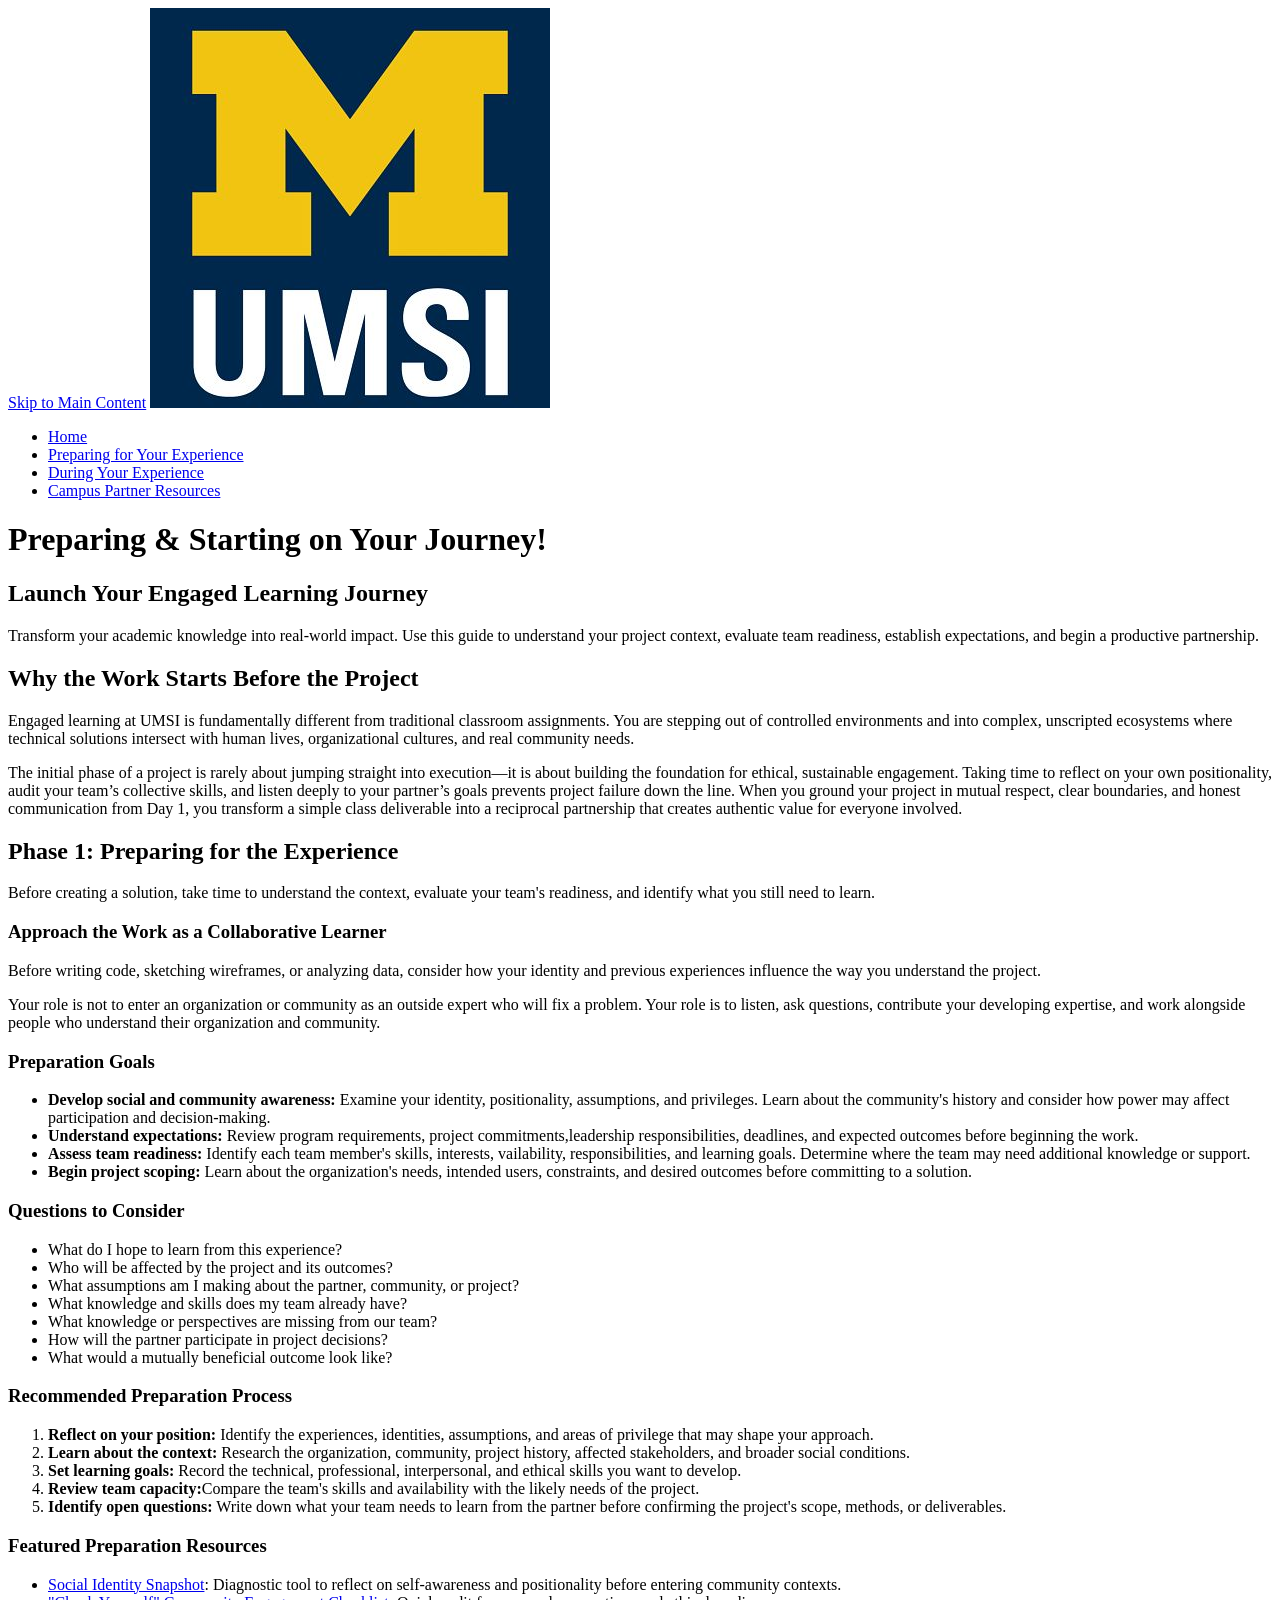
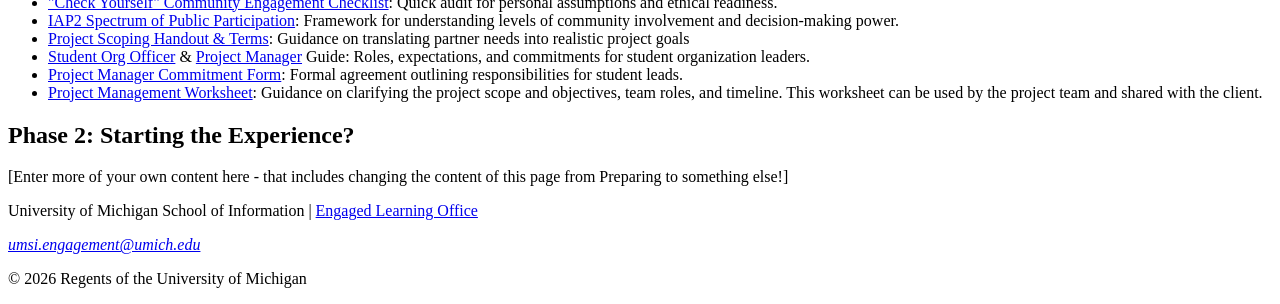
<file: client_project_starter_f26-main/prep.html>
<!DOCTYPE html>
<html lang="en">
<head>
    <meta charset="UTF-8">
    <meta name="viewport" content="width=device-width, initial-scale=1.0">
    <title>Resumes</title>
</head>
<body>

    <header>

  <a href = "#main">Skip to Main Content</a>
        <img src="images/UMSI_signature_vertical_informal_solidblue.jpg" alt="UMSI Logo">
        <nav>
            <ul>
                <li><a href = "index.html">Home</a></li>
                <li><a href = "prep.html">Preparing for Your Experience</a></li>
                <li><a href = "start.html">During Your Experience</a></li>
                <li><a href = "resources.html"> Campus Partner Resources</a></li>
            </ul>
        </nav>
    <h1>Preparing & Starting on Your Journey!</h1>
  </header>
<main id="main">
  
<section>
  <h2>Launch Your Engaged Learning Journey</h2>
  <p>Transform your academic knowledge into real-world impact. Use this guide to understand your project context, evaluate team readiness, establish expectations, and begin a productive partnership.</p>
</section>

<section>
  <h2>Why the Work Starts Before the Project</h2>
  <p>Engaged learning at UMSI is fundamentally different from traditional classroom assignments. You are stepping out of controlled environments and into complex, unscripted ecosystems where technical solutions intersect with human lives, organizational cultures, and real community needs.</p>
  <p>The initial phase of a project is rarely about jumping straight into execution—it is about building the foundation for ethical, sustainable engagement. Taking time to reflect on your own positionality, audit your team’s collective skills, and listen deeply to your partner’s goals prevents project failure down the line. When you ground your project in mutual respect, clear boundaries, and honest communication from Day 1, you transform a simple class deliverable into a reciprocal partnership that creates authentic value for everyone involved.</p>


</section>

<section>
  <h2>Phase 1: Preparing for the Experience</h2>
  <p>Before creating a solution, take time to understand the context, evaluate your team's readiness, and identify what you still need to learn.</p>
  <article>
    <h3>Approach the Work as a Collaborative Learner</h3>
    <p>Before writing code, sketching wireframes, or analyzing data, consider how your identity and previous experiences influence the way you understand the project.</p>
    <p>Your role is not to enter an organization or community as an outside expert who will fix a problem. Your role is to listen, ask questions, contribute your developing expertise, and work alongside people who understand their organization and community.</p>
  </article>

  <article>
    <h3>Preparation Goals</h3>
    <ul>
      <li><strong>Develop social and community awareness:</strong> Examine your identity, positionality, assumptions, and privileges. Learn about the community's history and consider how power may affect participation and decision-making.
      </li>
      <li><strong>Understand expectations:</strong> Review program requirements, project commitments,leadership responsibilities, deadlines, and expected outcomes before beginning the work.</li>
      <li><strong>Assess team readiness:</strong> Identify each team member's skills, interests, vailability, responsibilities, and learning goals. Determine where the team may need additional knowledge or support.</li>
      <li><strong>Begin project scoping:</strong> Learn about the organization's needs, intended users, constraints, and desired outcomes before committing to a solution.
      </li>
    </ul>
  </article>

  <article>
    <h3>Questions to Consider</h3>
    <ul>
      <li>What do I hope to learn from this experience?</li>
      <li>Who will be affected by the project and its outcomes?</li>
      <li>What assumptions am I making about the partner, community, or project?</li>
      <li>What knowledge and skills does my team already have?</li>
      <li>What knowledge or perspectives are missing from our team?</li>
      <li>How will the partner participate in project decisions?</li>
      <li>What would a mutually beneficial outcome look like?</li>
    </ul>
  </article>

  <article>
    <h3>Recommended Preparation Process</h3>
    <ol>
      <li><strong>Reflect on your position:</strong> Identify the experiences, identities, assumptions, and areas of privilege that may shape your approach.</li>
      <li><strong>Learn about the context:</strong> Research the organization, community, project history, affected stakeholders, and broader social conditions.</li>
      <li><strong>Set learning goals:</strong> Record the technical, professional, interpersonal, and ethical skills you want to develop.</li>
      <li><strong>Review team capacity:</strong>Compare the team's skills and availability with the likely needs of the project. </li>
      <li><strong>Identify open questions:</strong> Write down what your team needs to learn from the partner before confirming the project's scope, methods, or deliverables.
      </li>
    </ol>
  </article>

  <article>
    <h3>Featured Preparation Resources</h3>
    <ul>
      <li><a href="https://sites.lsa.umich.edu/equitable-teaching/social-identity-snapshot">Social Identity Snapshot</a>: Diagnostic tool to reflect on self-awareness and positionality before entering community contexts.</li>
      <li><a href="https://docs.google.com/document/d/1Qt9YeStVwDHjwJhOLAz42JSNQR2lFMurdUtxtdrGkuc/edit?tab=t.0#heading=h.ch0bvccjkrzn">"Check Yourself" Community Engagement Checklist</a>: Quick audit for personal assumptions and ethical readiness.</li>
      <li><a href="https://drive.google.com/file/d/1zc1RNlrDxV51-muOERdDTnINQcquJpOA/view?usp=sharing">IAP2 Spectrum of Public Participation</a>: Framework for understanding levels of community involvement and decision-making power.</li>
      <li><a href="https://docs.google.com/document/d/1TrEDolwmOIlXgYgAP9VvlOGoYOwFfe6KxzZOgZSVYVw/edit?usp=drive_link">Project Scoping Handout & Terms</a>: Guidance on translating partner needs into realistic project goals</li>
      <li><a href="https://docs.google.com/document/d/1AexsV_JeSd0kRUBbcifZpfBu6y6Zi8Y0iJScp1I3gkM/edit?usp=drive_link">Student Org Officer</a> & <a href="https://docs.google.com/document/u/0/d/1uwOOS0TrXWzcSShj8DUFpckWo0t1UNu_Q7WVbZnLhX0/edit">Project Manager</a> Guide: Roles, expectations, and commitments for student organization leaders.</li>
      <li><a href="https://docs.google.com/document/d/1U4lCNGyWKJ3C2i_VgFqAR45Z4zF1FehuthuqT-M2wdI/edit?usp=drive_link">Project Manager Commitment Form</a>: Formal agreement outlining responsibilities for student leads.</li>
      <li><a href="https://docs.google.com/document/d/1twc-7TYWmb_PNrOBiDI1NuJqJAuhluTICr22GRd_NLc/edit?usp=drive_link">Project Management Worksheet</a>: Guidance on clarifying the project scope and objectives, team roles, and timeline. This worksheet can be used by the project team and shared with the client.</li>
    </ul>
  </article>
</section>
<section>
  <h2>Phase 2: Starting the Experience?</h2>



<div>[Enter more of your own content here - that includes changing the  content of this page from Preparing to something else!]</div>

    
        <div></div>
        <div></div>
        <div></div>
        <div></div>
</section>
<!-- Content taken & modified from UMGPT with the prompt, "for the same content write me some intro content and resources for a prep page using the ELO content below" - this was after I had asked for content for the home page. " UMGPT. (2026). UMGPT ( GPT-5.6 Sol September 7th version) [Large language model]. -->
</main>
<footer>
        <p>University of Michigan School of Information | <a href="https://www.si.umich.edu/programs/engaged-learning/about-engaged-learning-office">Engaged Learning Office </a></p>
      <address>
        <a href="mailto:umsi.engagement@umich.edu">umsi.engagement@umich.edu</a>
      </address>
      <p>&copy; 2026 Regents of the University of Michigan</p>
    </footer>
    
</body>

</html>
</file>
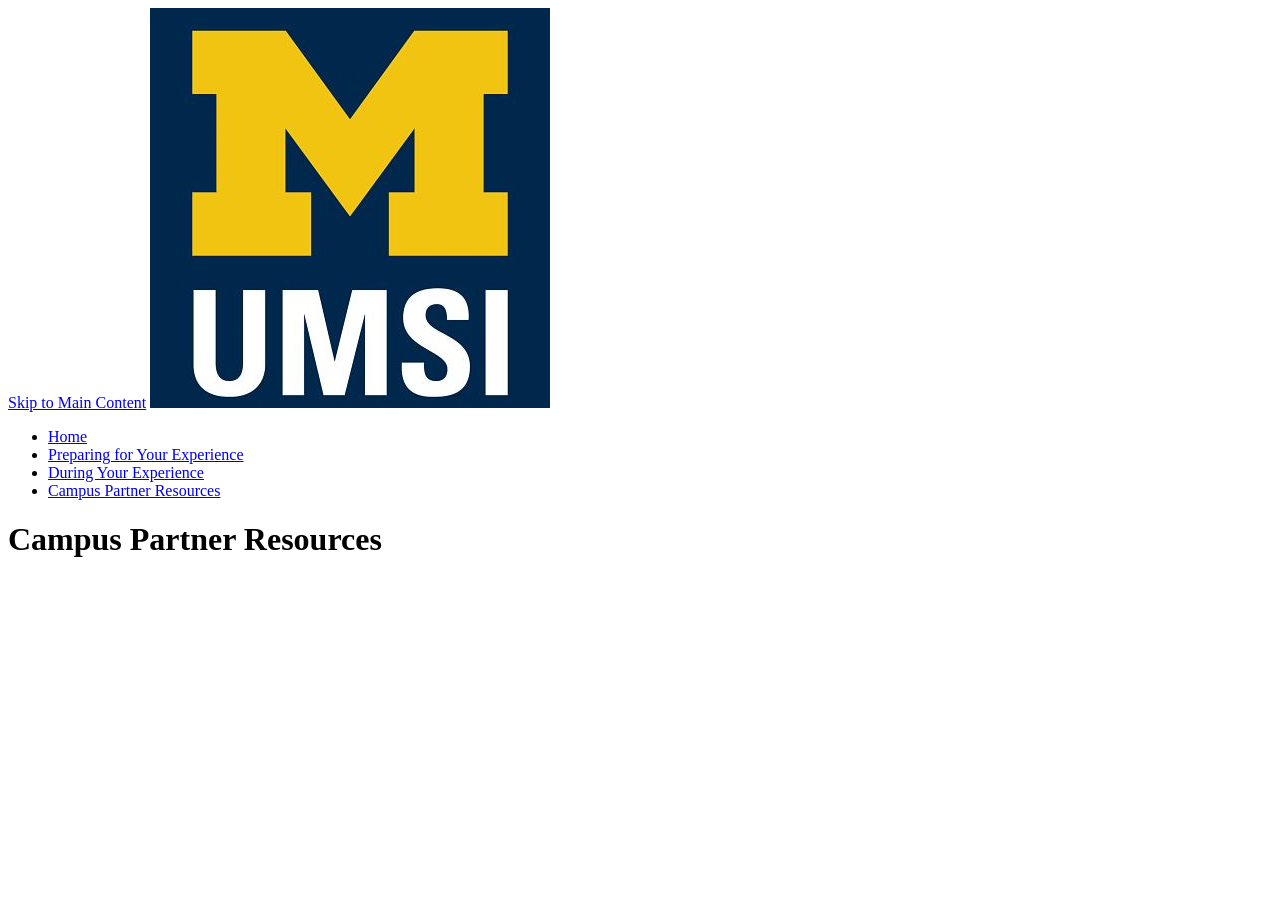
<file: client_project_starter_f26-main/resources.html>
<!DOCTYPE html>
<html lang="en">
<head>
    <meta charset="UTF-8">
    <meta name="viewport" content="width=device-width, initial-scale=1.0">
    <title>Document</title>
</head>
<body>

    <header>

  <a href = "#main">Skip to Main Content</a>
        <img src="images/UMSI_signature_vertical_informal_solidblue.jpg" alt="UMSI Logo">
        <nav>
            <ul>
                <li><a href = "index.html">Home</a></li>
                <li><a href = "prep.html">Preparing for Your Experience</a></li>
                <li><a href = "start.html">During Your Experience</a></li>
                <li><a href = "resources.html"> Campus Partner Resources</a></li>
            </ul>
        </nav>
    <h1>Campus Partner Resources</h1>
  </header>
<main id="main">

<section>

</section>

</body>
</html>
</file>
<file: css/style.css>
/* style.css for the ELO Student Resource Portal (mobile first)

Citations:
    Design of mobile version inspired by the UMSI website (si.umich.edu): white pages, U-M Blue text, Maize accents. Fonts: Montserrat and Barlow Condensed from Google Fonts (https://fonts.google.com). 
    Used Michigan colors and typography from the U-M Brand Guidelines (https://brand.umich.edu/design-resources/colors/ and https://brand.umich.edu/design-resources/typography/).
    
    Tablet/desktop layout
    Content taken & modified from Claude with the prompt, "Help me fix the text-overflow issue in the footer and newsletter layout for mobile and tablet view 320px, 375px, and 768px. What are the steps to make the navigation buttons equal size?": and then pasted in my css code for my footer, newsletter, and navigation buttons": Anthropic. (2026, November 22). Claude [Large language model]. https://claude.ai.

    MDN Web Docs. (n.d.). overflow-wrap. Mozilla. https://developer.mozilla.org/en-US/docs/Web/CSS/overflow-wrap
    MDN Web Docs. (n.d.). minmax(). Mozilla. https://developer.mozilla.org/en-US/docs/Web/CSS/minmax
*/

@import url("https://fonts.googleapis.com/css2?family=Barlow+Condensed:wght@700&family=Montserrat:wght@400;700&display=swap");

body{
    font-family: Montserrat, Nunito, "IBM Plex Sans", sans-serif;
    font-size: 18px;
    line-height: 1.6;
    color: #1B1B1B;
    background-color: white;
}

h1, h2, h3 {
    font-family: Montserrat, Nunito, "IBM Plex Sans", sans-serif;
    color: #00274C;
    font-weight: bold;
    line-height: 1.2;
    margin-bottom: 8px;
}

h1{
    font-family: "Barlow Condensed", Impact, Arial, sans-serif;
    font-size: 48px;
    color: #FFCB05;
    letter-spacing: 2px;
    word-spacing: 6px;
}

h2{
    font-size: 24px;
}

h3{
    font-size: 20px;
}

a{
    color:#2F65CB;
}

p {
  margin-bottom: 16px;
}

img {
  max-width: 100%;
  height: auto;
}

iframe {
  width: 100%;
  height: 240px;
}

/* Keyboard focus */
a:focus {
  outline: 4px dashed #00274C;
  outline-offset: 3px;
}

/* Skip to main content */
.skip {
  position: absolute;
  left: 10px;
  top: -100px;
  padding: 12px 16px;
  background-color: #FFCB05;
  color: #00274C;
  font-weight: bold;
}

.skip:focus {
  top: 10px;
  outline: 4px dashed white;
  outline-offset: 3px;
}

/* Header and navigation*/

header {
  background-color: #00274C;
  color: white;
  padding: 5px;
  text-align: center;
}

header img:first-of-type {
  width: 96px;
}

header h1 {
  text-align: center;
}

header img:nth-of-type(2) {
  display: block;
  margin: 16px auto 0;
}

/* Navigation */
nav{
    background-color: #00274C;
    padding: 16px;
    margin: 16px 0; /*NEW*/
    border-radius: 8px;
}

nav ul {
  list-style: none;
  margin: 0;
  padding: 0;
  display: grid;
  grid-template-columns: 1fr 1fr;
  gap: 8px;
}

nav li {
  margin-bottom: 0; /*NEW*/
}

nav a {
  display: block;
  padding: 12px;
  text-align: center;
  /* background-color: white; */
  /* color: #00274C; */
  color: #FFCB05;
  font-weight: bold;
  text-decoration: none;
  border: 2px solid white;
  border-bottom: 6px solid white;
  border-radius: 8px;
}

nav a:hover {
  background-color: white;
  color:#00274C;
}

/* current page */
nav a[aria-current="page"] {
  background-color: #FFCB05;
  color:#00274C;
  text-decoration: underline;
  border-color: #FFCB05;
}
 
nav a:focus, footer a:focus, aside a:focus{
    outline-color: white;
}


main {
     padding: 16px;
     background-color: white;
   }

section{
    margin-bottom: 32px;
}

article {
  background-color: #F2F5F9;
  border-left: 3px solid #00274C;
  border-radius: 8px;
  padding: 16px;
  margin: 16px;
}

.cards article {
  margin: 0;
}
 
ul, ol {
  padding-left: 24px;
}
 
li {
  margin-bottom: 8px;
}

/* cards */
.cards {
  display: grid;
  grid-template-columns: 1fr; /*fixed*/
  gap: 16px;
}

.cards > h2,
.cards > p {
  grid-column: 1 / -1; /*fixed*/
}

.cards article,
.cards > section { /*fixed*/
  margin-top: 0;
  font-size: 16px;
  overflow-wrap: break-word;
}

/*NEW*/
.cards > section { 
  background-color: #F2F5F9;
  border-left: 3px solid #00274C;
  border-radius: 8px;
  padding: 16px;
}

/* AI content starts here */
/* Workshop level finder */
.level-finder {
  background-color: #F2F5F9;
  border-left: 3px solid #00274C;
  border-radius: 8px;
  padding: 16px;
}

.level-finder fieldset {
  border: 0;
  margin: 0 0 16px;
  padding: 0;
}

.level-finder legend {
  font-weight: bold;
  margin-bottom: 8px;
}

.level-finder label {
  display: block;
  padding: 8px 0;
}

.level-finder input {
  margin-right: 8px;
}

.level-finder button {
  padding: 12px 16px;
  background-color: #FFCB05;
  color: #00274C;
  font-weight: bold;
  border: 0;
  border-radius: 6px;
  cursor: pointer;
}

.level-finder button:hover {
  background-color: #00274C;
  color: #FFCB05;
}

.level-finder button:focus,
.level-finder input:focus {
  outline: 4px dashed #00274C;
  outline-offset: 3px;
}

#level-error {
  color: #9B0000;
  font-weight: bold;
}
/* AI Content ends here:
 Content taken & modified from Claude with the prompt, "I'm including this form about helping student find their appropriate workshop level, I need to add code to my style.css and need help following U-M branding like my website does": and then edited parts to fit ELO" Anthropic. (2026). Claude (Claude Sonnet 5.5) [Large language model]. https://claude.ai

 */



article > a,
aside > a {
  display: inline-block;
  margin-top: 8px;
  padding: 12px 16px;
  background-color: #FFCB05;
  color: #00274C;
  font-weight: bold;
  text-decoration: none;
  border-radius: 6px;
}

article > a:hover {
  background-color: #00274C;
  color: #FFCB05;
}
 
/* Newsletter box */
aside {
  background-color: #00274C;
  color: white;
  padding: 16px;
  border-radius: 8px;
}
 
aside h2 {
  color: #FFCB05;
}
 
aside > a {
  background-color: #FFCB05;
  color: #00274C;
}
 
aside p a {
  color: #FFCB05;
  overflow-wrap: anywhere; /* Citation: Claude (Anthropic, 2026); see MDN overflow-wrap in header */
}

aside .elo-link {
  color: #FFCB05; 
}


/* footer */
footer {
  background-color: #00274C;
  color: white;
  padding: 16px;
  font-size: 16px;
  display: grid;
  grid-template-columns: minmax(0, 1fr); /* Citation: minmax(0, 1fr) suggested by Claude (Anthropic, 2026) so the column can shrink on small screens; see MDN minmax() in header */
  gap: 16px;
}

footer p {
  margin-bottom: 0;
}
 
footer a {
  color: #FFCB05;
  overflow-wrap: anywhere; /* Citation: Claude (Anthropic, 2026); see MDN overflow-wrap in header. Lets the long email wrap instead of overflowing. */
}

address {
  font-style: normal;
  overflow-wrap: anywhere; /* Citation: Claude (Anthropic, 2026); see MDN overflow-wrap in header */
}

/* Fixing copyright line column */
/* footer p:last-child {
  grid-column: 1 / 3;
} */
 
address {
  font-style: normal;
}


/* ----------- Tablet (768px and up) ----------- */
@media screen and (min-width: 768px) {
  h1 {font-size:70px;}
  h2 {font-size:28px;}
  iframe {height:315px;}


/* Header styles for tablet */
header {
  display: grid;
  grid-template-columns: auto 1fr;
  column-gap: 24px;
  row-gap: 0;
  align-items: center;
  text-align: left;
  padding: 16px 32px;
}

header img:first-of-type {
  grid-column: 1;
  grid-row: 1;
  margin: 0;
}

header nav {
  grid-column: 2;
  grid-row: 1;
  margin: 0;
}

header nav ul {
  grid-template-columns: 1fr 1fr 1fr 1fr;

}

header h1 {
  grid-column: 1 / -1;
  grid-row: 2;
  margin-top: 16px;
}

header img:nth-of-type(2) {
  grid-column: 1/-1;
  grid-row: 3;
  justify-self: center;
  width: 430px;
  height: 300px;
  object-fit: cover;
  margin-top: 16px;
  /* border-radius: 8px; */
}

main {
  padding: 32px;
}

/* Footer for tablet */
footer {
  grid-template-columns: 3fr;
  padding: 24px 32px;
}

.cards {
  grid-template-columns: repeat(2, 1fr);
  gap: 24px;
}

aside {
  display: grid;
  grid-template-columns: 1fr auto;
  column-gap: 32px;
  align-items: center;
}
aside h2, aside p {
  grid-column: 1;
}
aside div {
  grid-column: 2;
  grid-row: 1 / span 2;
}
}

/* ----------- Desktop (1024px and up) ----------- */
@media screen and (min-width: 1024px) {
  h1 {font-size: 72px;}
  header img:nth-of-type(2) {
    width: 430px;
    height: 300px;
  }
  main {
    max-width: 1200px;
    margin: 0 auto;
  }


.cards {
  grid-template-columns: repeat(3, 1fr);
}
.cards.two-up {
  grid-template-columns: repeat(2, 1fr);
}
.cards.two-up article:last-child {
  grid-column: 1 / -1;
}

.cards > img {
  grid-column: 1 / -1;
  width: 100%;
  height: 420px;
  object-fit: cover;
  border-radius: 8px;
}

/*  Home Intro */
.intro {
    display: grid;
    grid-template-columns: 1fr 1fr;
    gap: 32px;
    align-items: center;
}

.intro > h2 {
  grid-column: 1 / -1;
}

/* Hover lift on cards */
/* .cards article { transition: transform 0.2s, box-shadow 0.2s; }
.cards article:hover {
    transform: translateY(-4px);
    box-shadow: 0 6px 16px rgba(0, 39, 76, 0.2);
  } */
}

/* Header buttons */
/* Citation: equal-size navigation buttons using flex on li and a, suggested by Claude (Anthropic, 2026) */
nav li {
  margin-bottom: 0;
  display: flex;
}
nav a {
  flex: 1;
  box-sizing: border-box;
  display: flex;
  align-items: center;
  justify-content: center;
}

/* Accessibility: reduced motion */
@media (prefers-reduced-motion: reduce) {
  * {
    animation: none;
    transition: none;
  }
}
</file>
